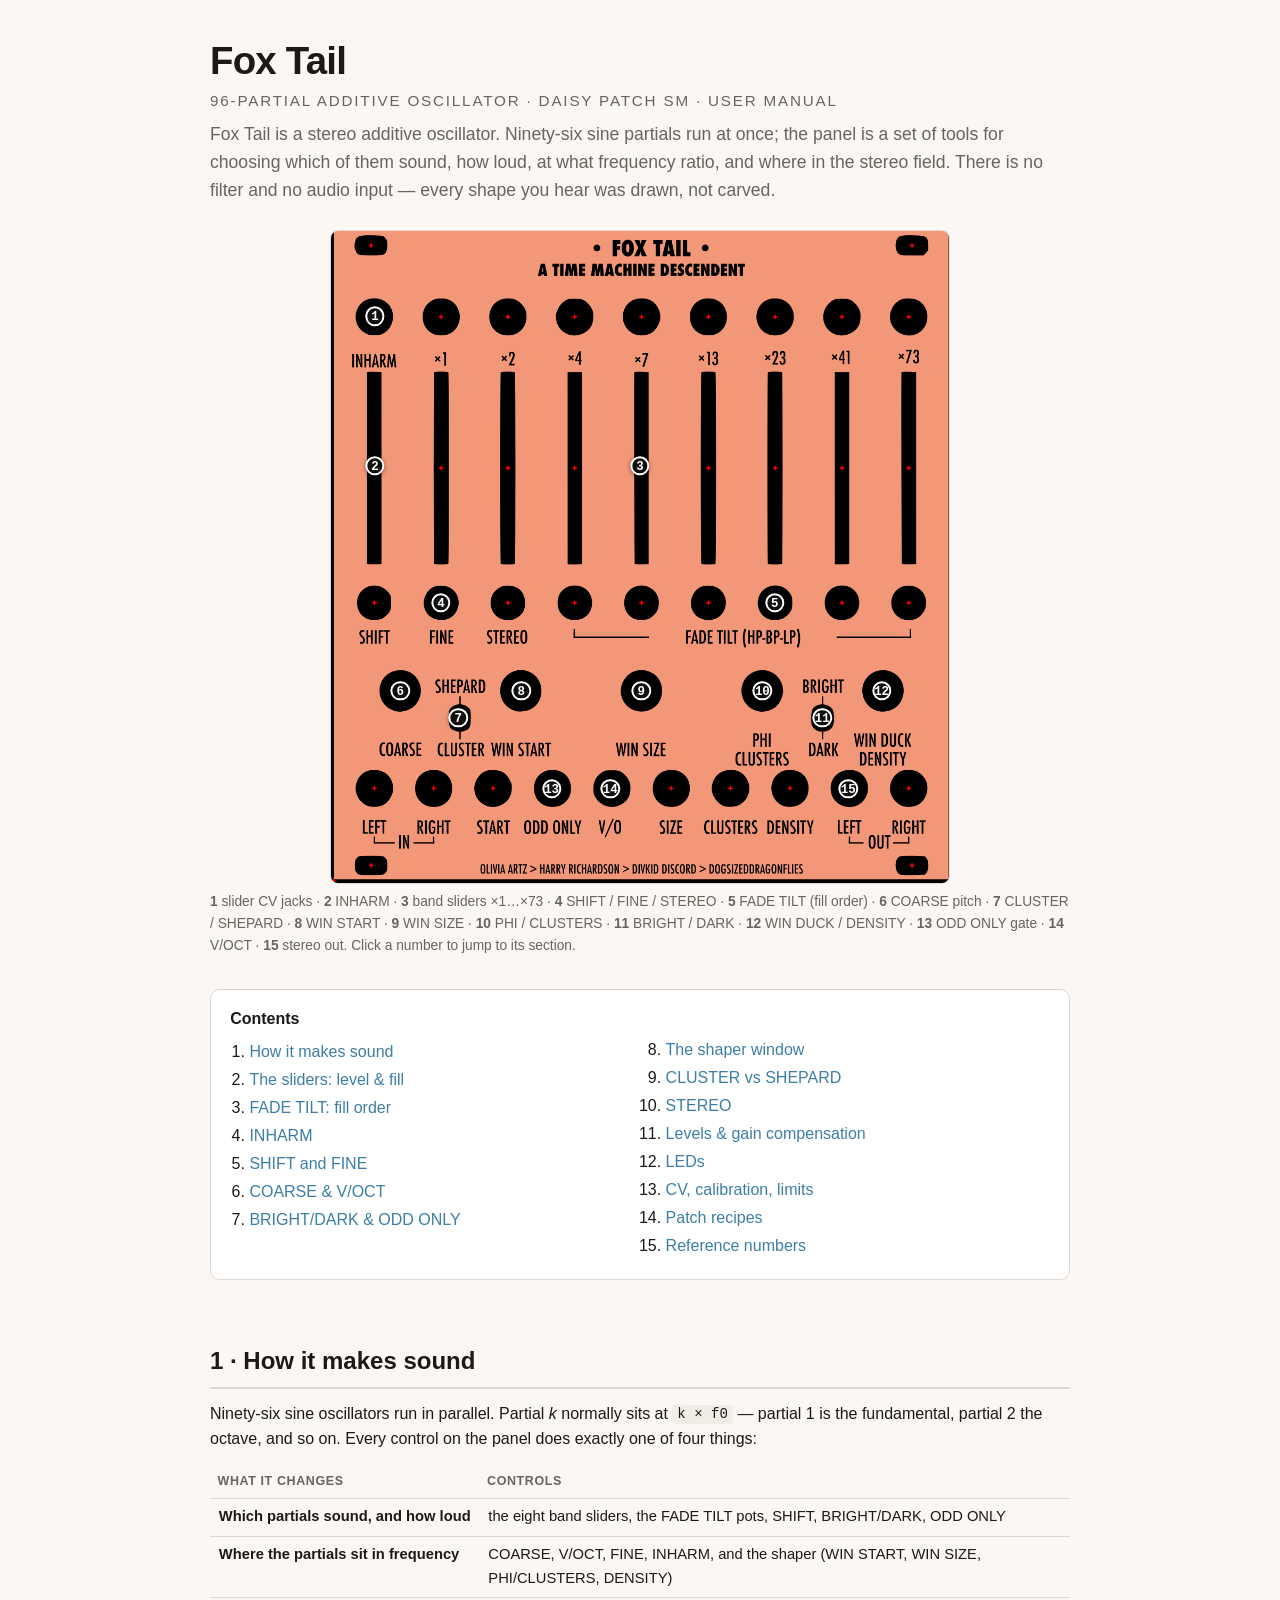
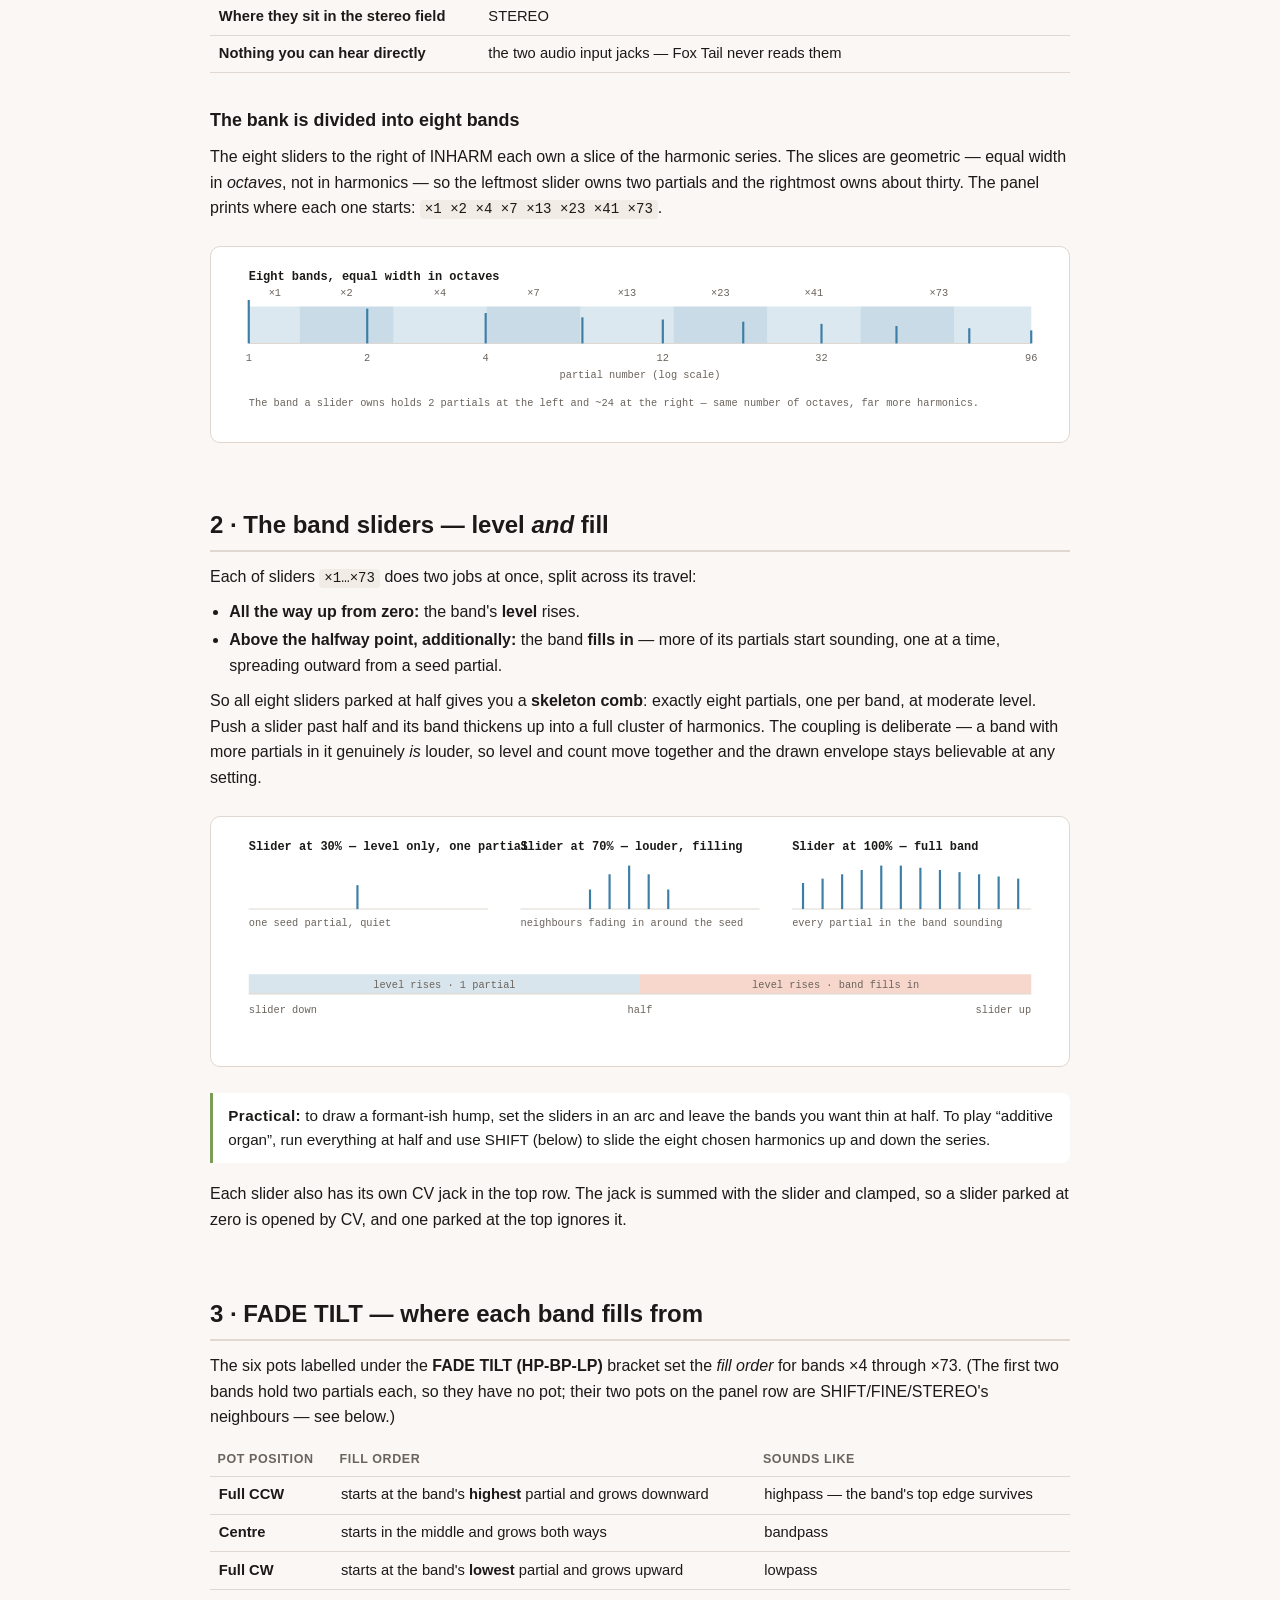
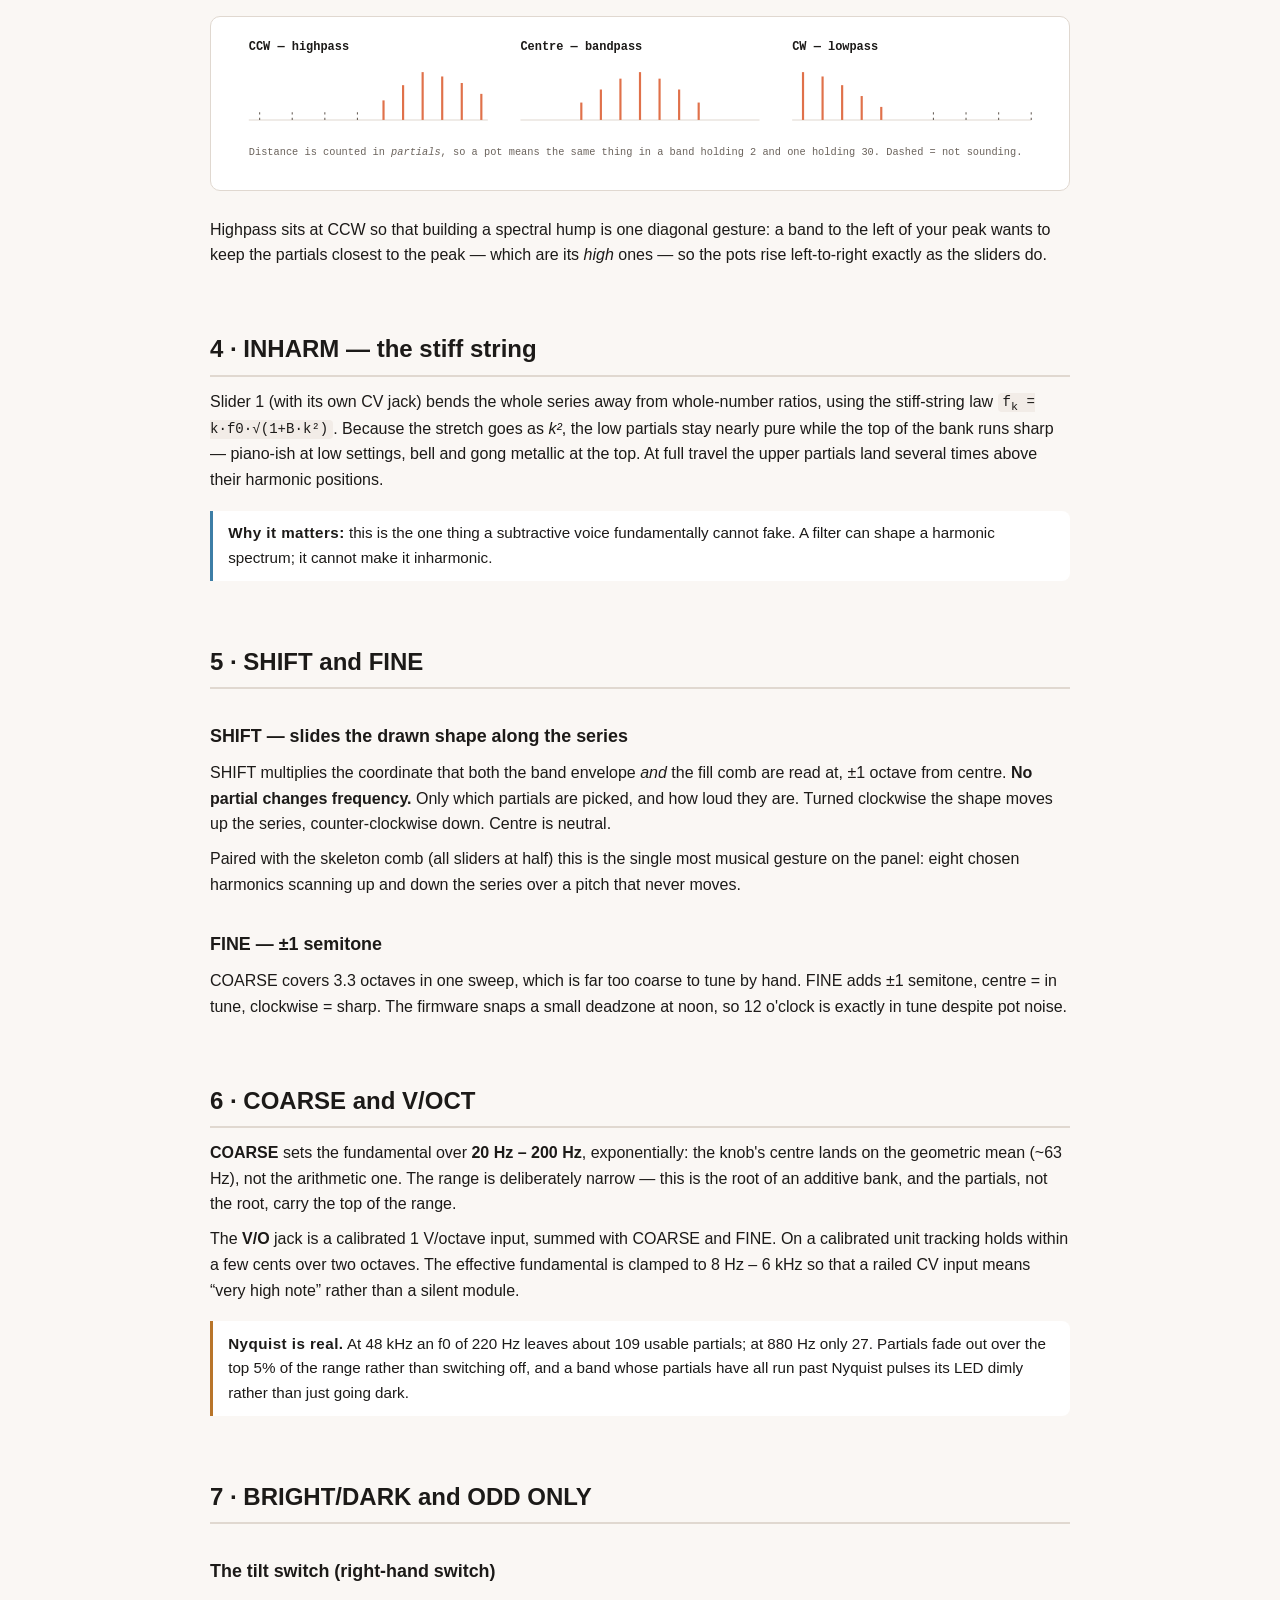
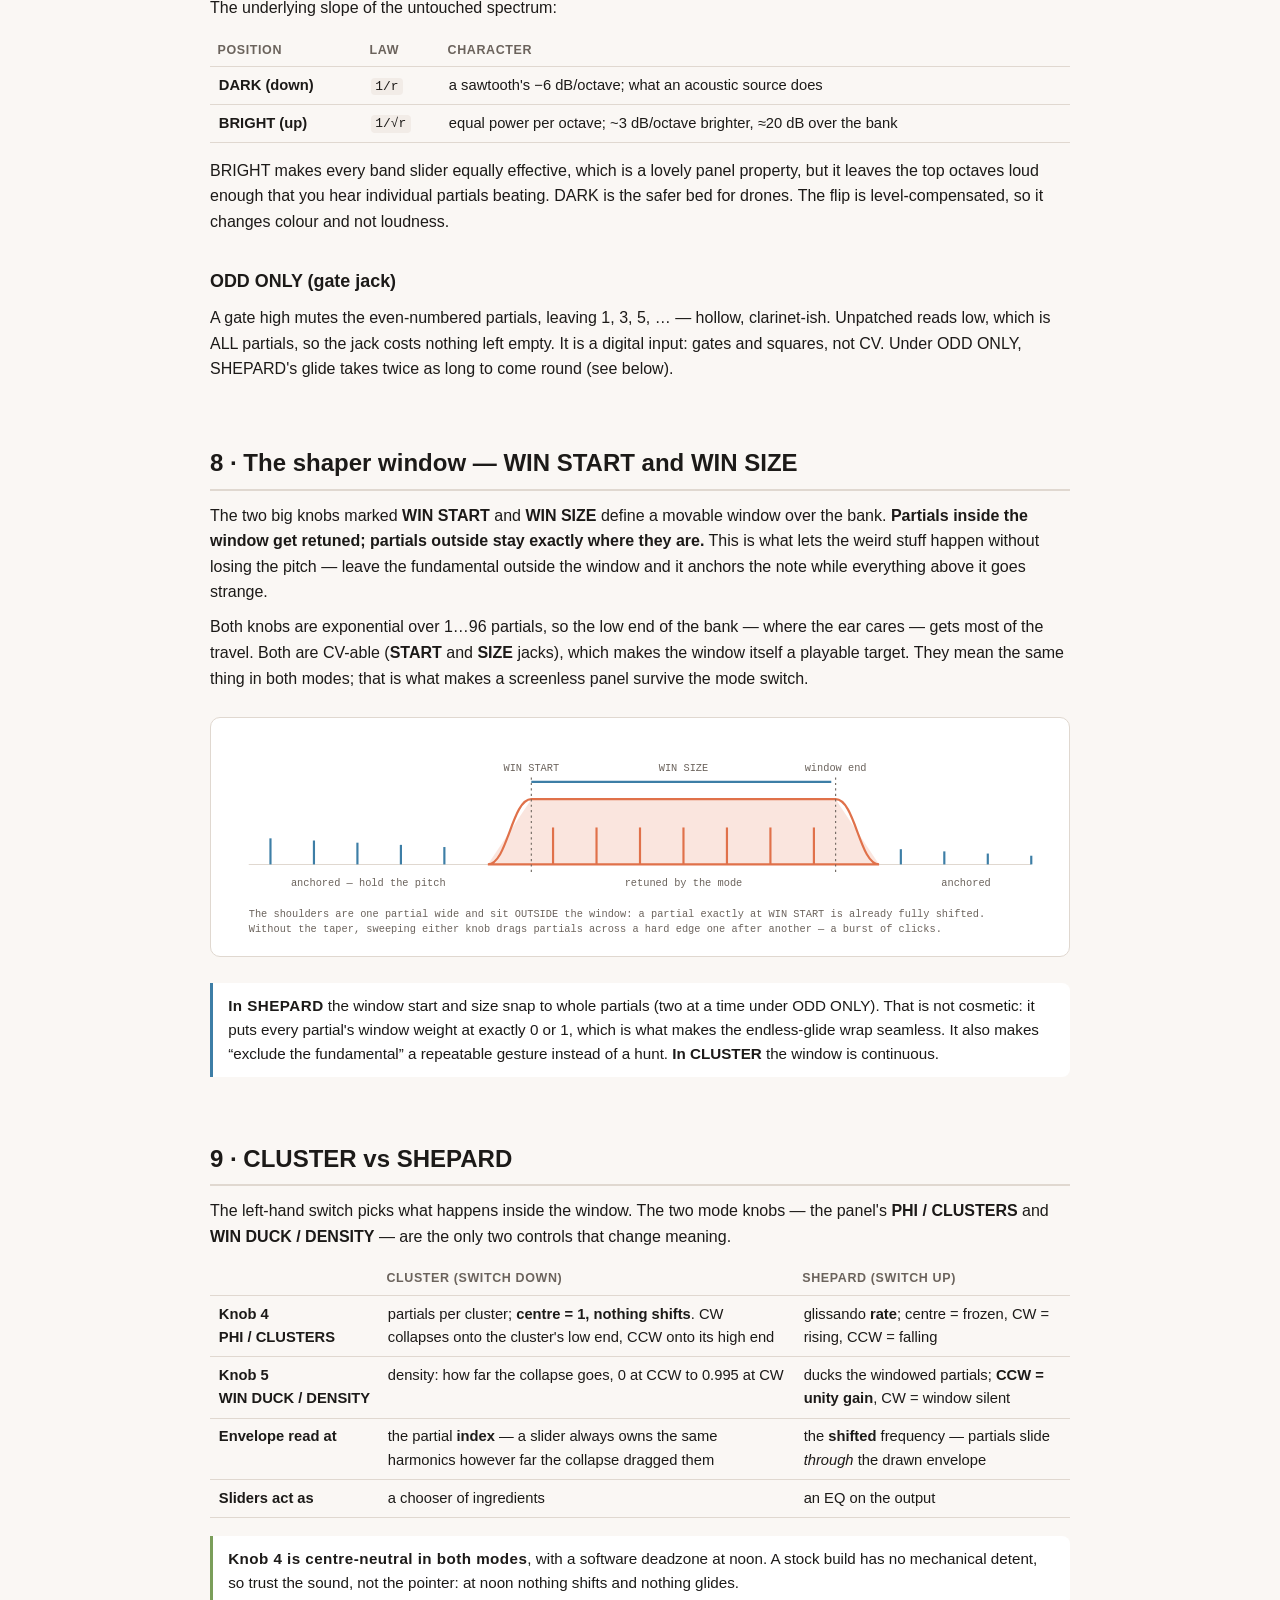
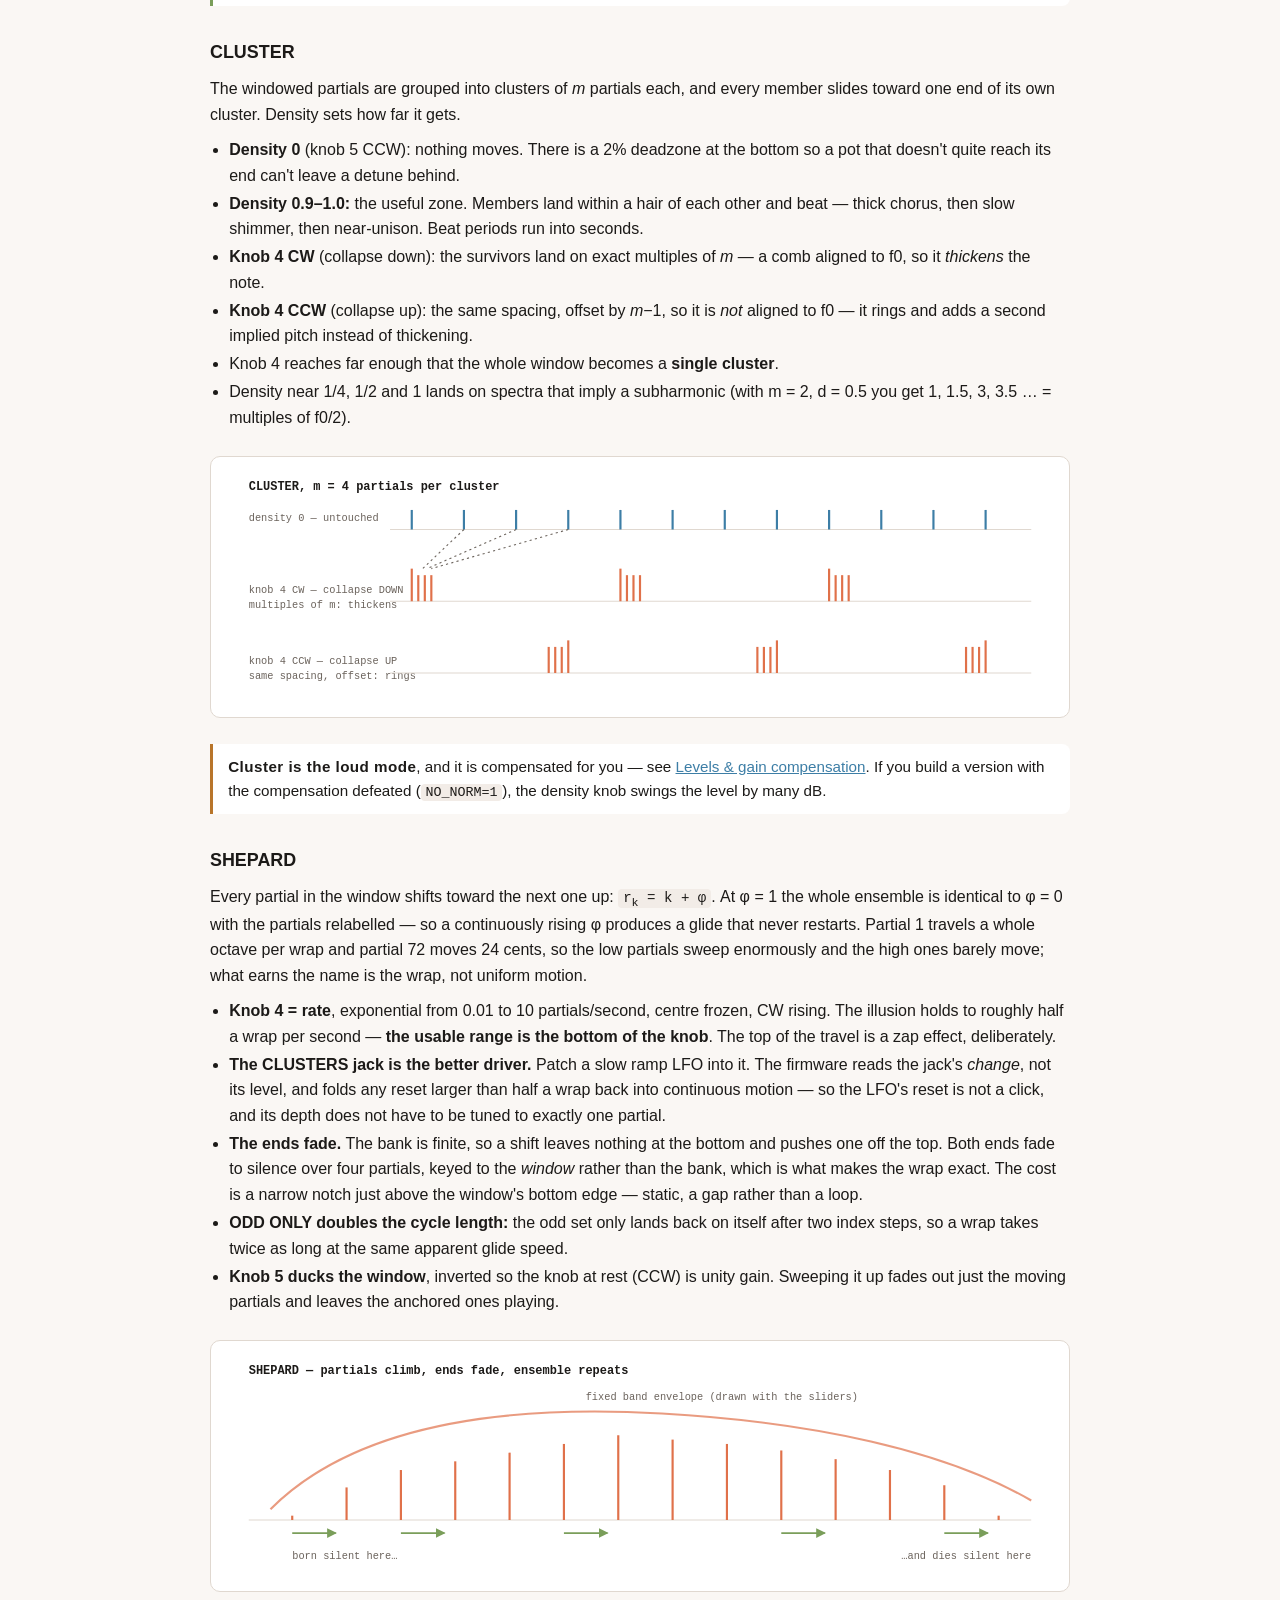
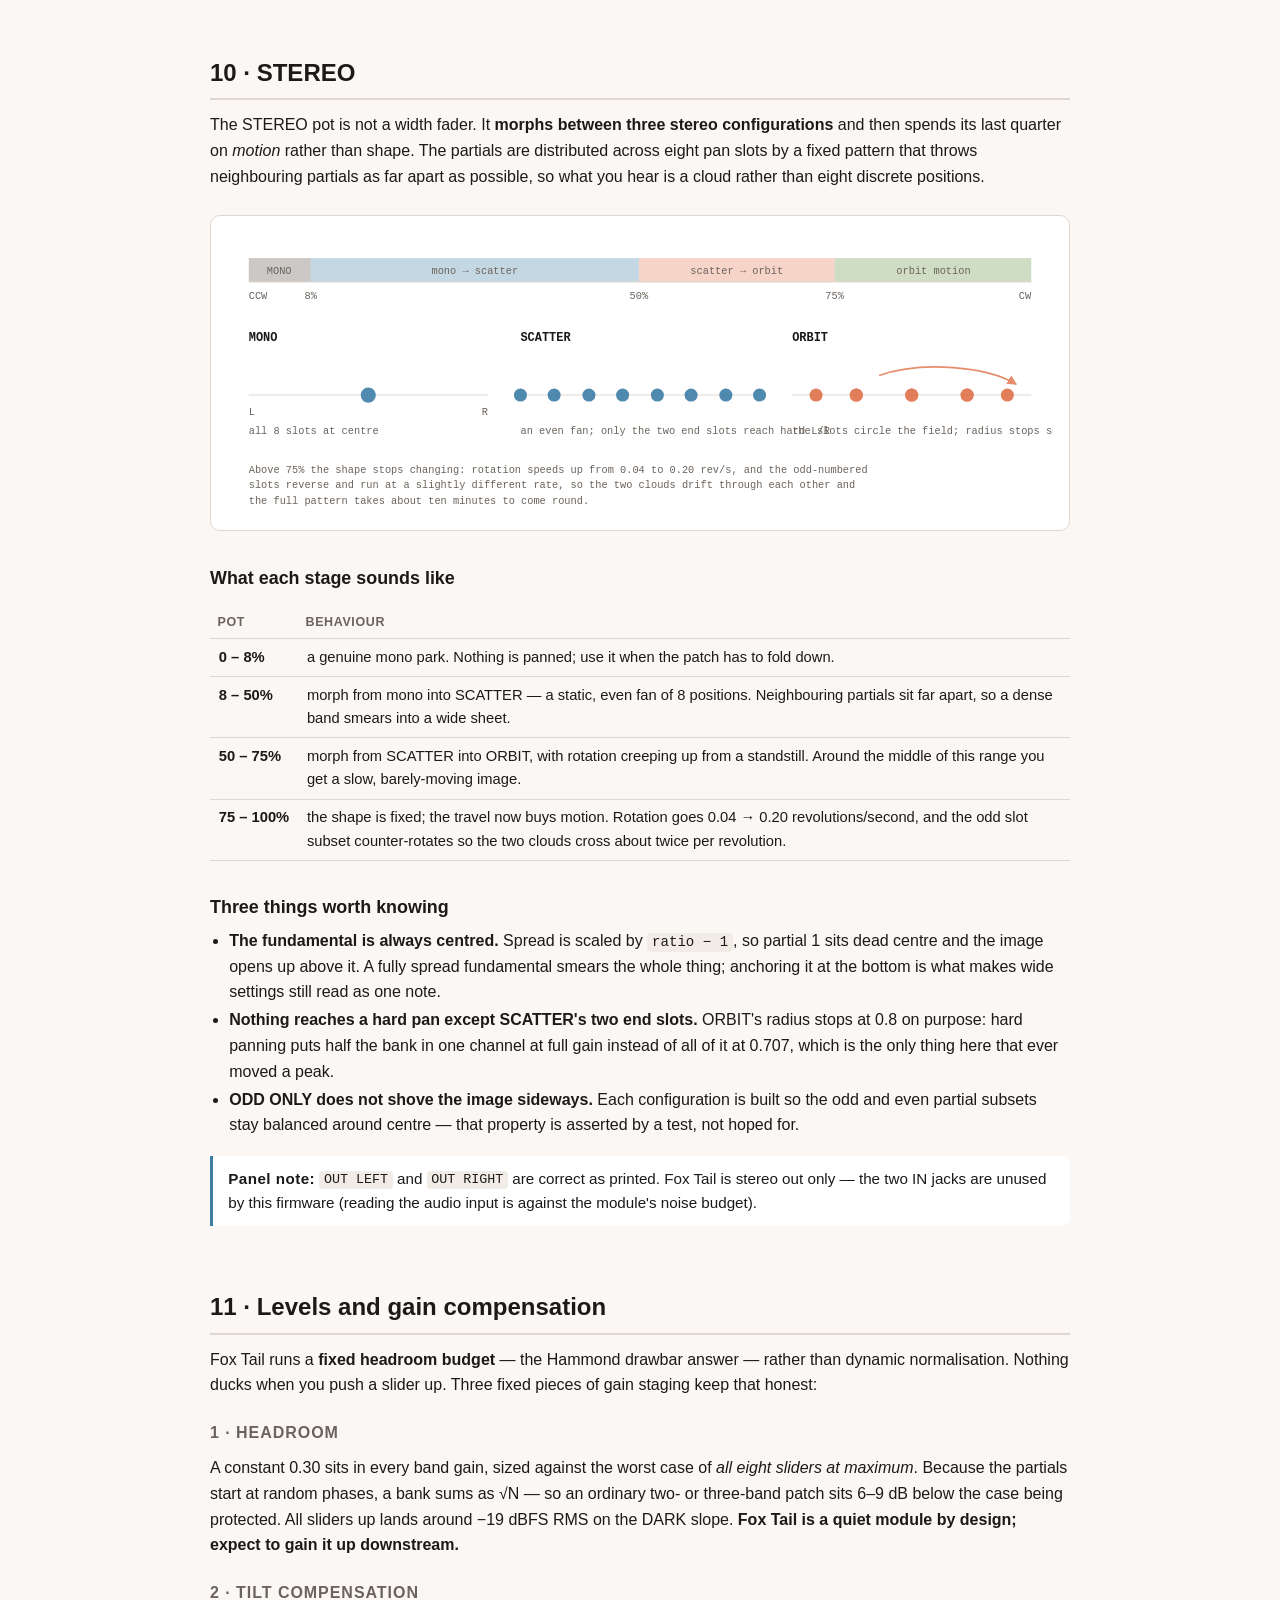
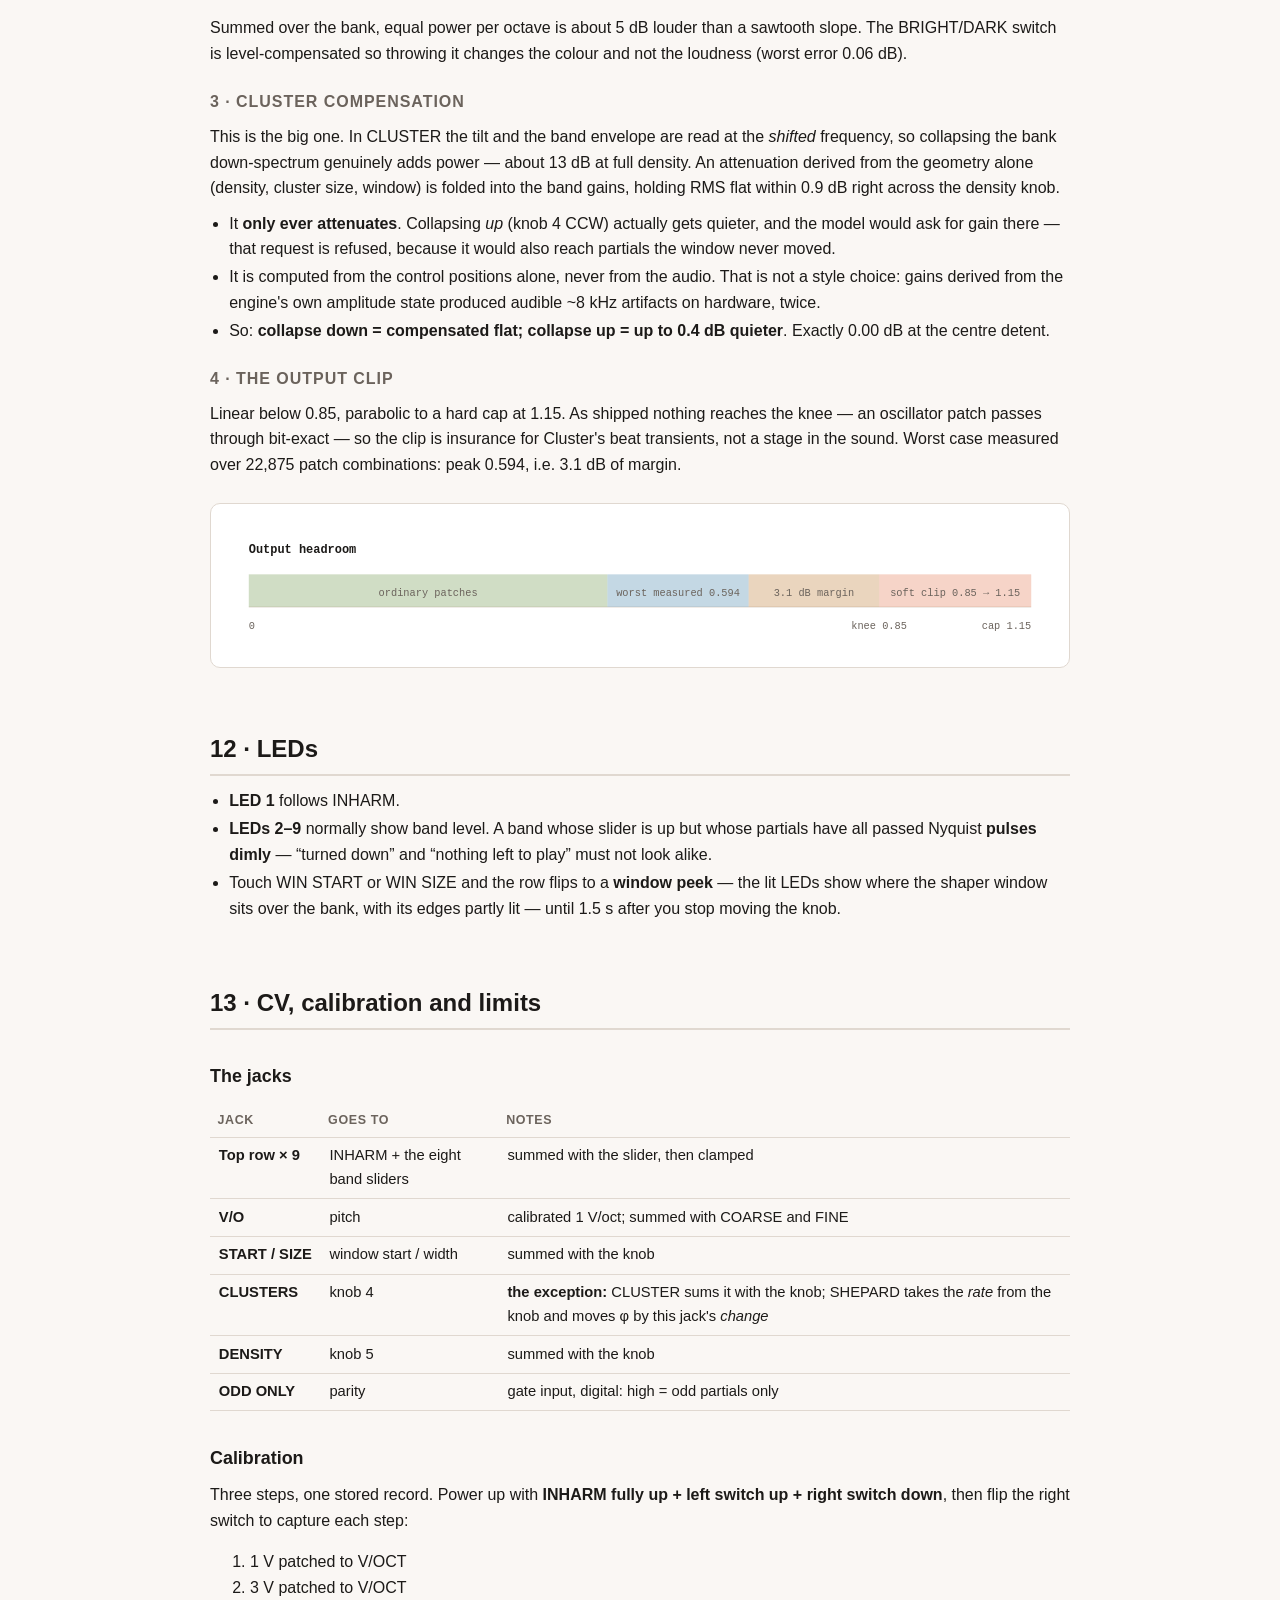
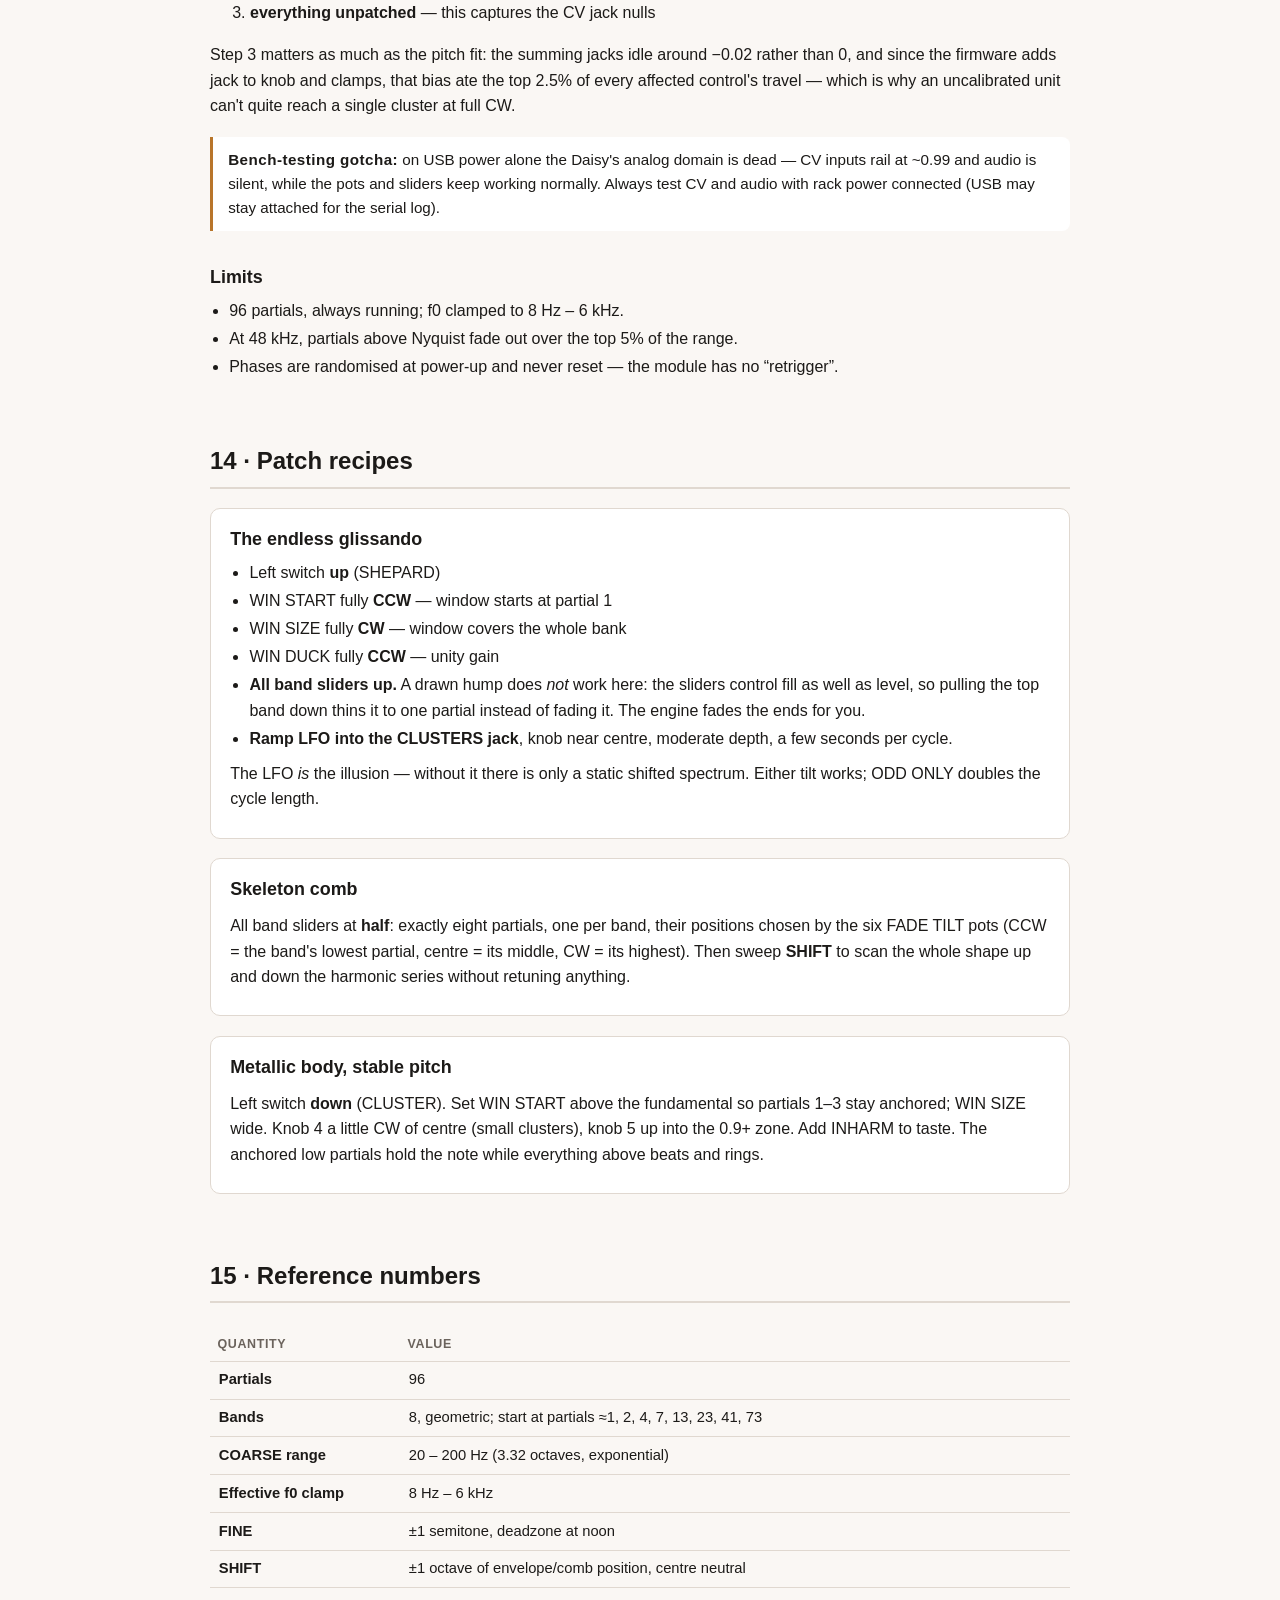
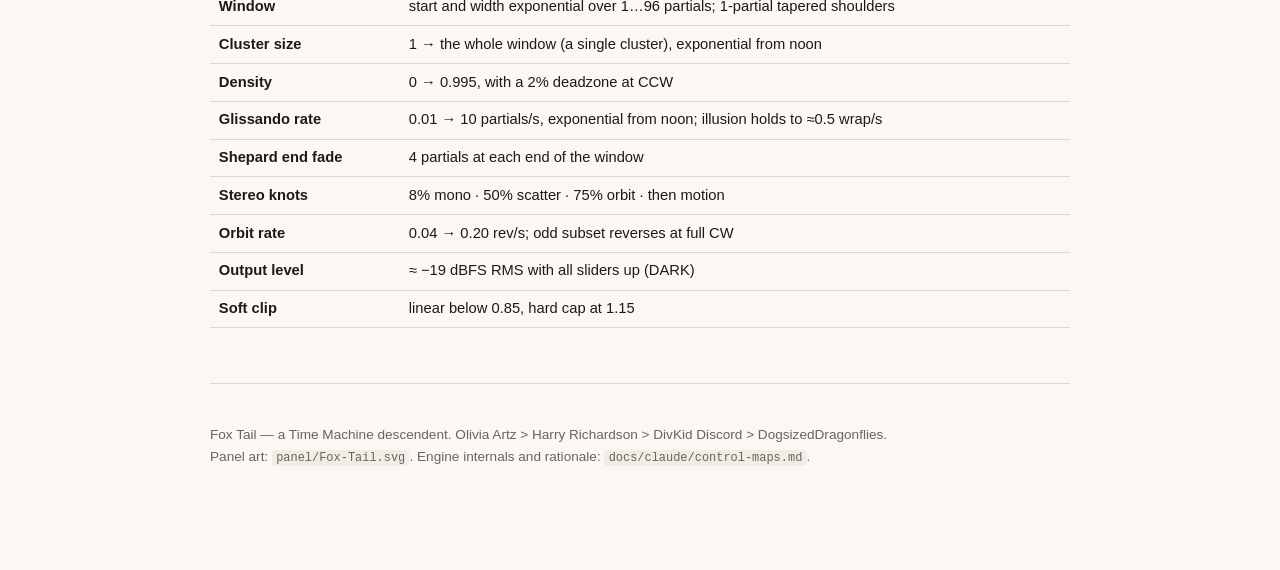
<file: docs/fox-tail-manual.html>
<!doctype html>
<html lang="en">
<head>
<meta charset="utf-8">
<meta name="viewport" content="width=device-width, initial-scale=1">
<title>Fox Tail — user manual</title>
<style>
:root{
  --bg:#faf7f4; --fg:#1c1a18; --muted:#6b635c; --rule:#e0d8d0;
  --accent:#e0714a; --accent2:#3d7ea6; --accent3:#7a9e5a; --warn:#b8752a;
  --card:#fff; --code:#f2ece7;
}
@media (prefers-color-scheme: dark){
  :root{ --bg:#16140f; --fg:#ece7e1; --muted:#9d938a; --rule:#332e28;
         --accent:#f08a5f; --accent2:#6fb2d8; --accent3:#9fc47a; --warn:#e0a75c;
         --card:#1e1b16; --code:#241f1a; }
}
*{box-sizing:border-box}
html{scroll-behavior:smooth}
body{margin:0;background:var(--bg);color:var(--fg);
  font:16px/1.6 -apple-system,BlinkMacSystemFont,"Segoe UI",Helvetica,Arial,sans-serif;}
.wrap{max-width:900px;margin:0 auto;padding:2rem 1.25rem 6rem}
h1{font-size:2.4rem;line-height:1.1;margin:.2em 0 .1em;letter-spacing:-.02em}
h1 .sub{display:block;font-size:.95rem;font-weight:400;letter-spacing:.12em;
  text-transform:uppercase;color:var(--muted);margin-top:.7em}
h2{font-size:1.5rem;margin:2.6em 0 .5em;padding-bottom:.25em;border-bottom:2px solid var(--rule)}
h3{font-size:1.12rem;margin:1.8em 0 .3em}
h4{font-size:1rem;margin:1.4em 0 .2em;color:var(--muted);text-transform:uppercase;letter-spacing:.06em}
p{margin:.6em 0}
a{color:var(--accent2)}
code,kbd{background:var(--code);padding:.1em .35em;border-radius:4px;
  font:.88em/1.4 ui-monospace,SFMono-Regular,Menlo,monospace}
.lede{font-size:1.1rem;color:var(--muted)}
hr{border:0;border-top:1px solid var(--rule);margin:2.5em 0}

/* ---- table of contents ---- */
nav.toc{background:var(--card);border:1px solid var(--rule);border-radius:10px;
  padding:1rem 1.2rem;margin:2rem 0}
nav.toc ol{margin:.3em 0;padding-left:1.2em;columns:2;column-gap:2rem}
@media (max-width:600px){nav.toc ol{columns:1}}
nav.toc li{margin:.15em 0}
nav.toc a{text-decoration:none}
nav.toc a:hover{text-decoration:underline}

/* ---- panel figure with hotspots ---- */
figure{margin:1.6em 0}
figcaption{font-size:.86rem;color:var(--muted);margin-top:.5em}
.panelwrap{position:relative;display:block;max-width:620px;margin:0 auto;
  border:1px solid var(--rule);border-radius:8px;overflow:hidden;background:#eda98a}
.panelwrap img{display:block;width:100%;height:auto}
.hot{position:absolute;transform:translate(-50%,-50%);
  width:1.55em;height:1.55em;border-radius:50%;
  background:#12100e;color:#fff;border:2px solid #fff;
  font:700 .78rem/1.45em ui-monospace,Menlo,monospace;text-align:center;
  text-decoration:none;box-shadow:0 1px 4px rgba(0,0,0,.45)}
.hot:hover{background:var(--accent2)}

/* ---- tables ---- */
table{border-collapse:collapse;width:100%;margin:1em 0;font-size:.92rem}
th,td{text-align:left;padding:.45em .6em;border-bottom:1px solid var(--rule);vertical-align:top}
th{font-size:.78rem;text-transform:uppercase;letter-spacing:.05em;color:var(--muted)}
td.k{white-space:nowrap;font-weight:600}
.scroll{overflow-x:auto}

/* ---- callouts ---- */
.note,.warn,.tip{border-left:3px solid var(--accent2);background:var(--card);
  padding:.7em 1em;margin:1.2em 0;border-radius:0 8px 8px 0;font-size:.95rem}
.warn{border-color:var(--warn)}
.tip{border-color:var(--accent3)}
.note b:first-child,.warn b:first-child,.tip b:first-child{letter-spacing:.03em}

/* ---- diagrams ---- */
svg{display:block;max-width:100%;height:auto;margin:0 auto}
.dia{background:var(--card);border:1px solid var(--rule);border-radius:10px;padding:1rem}
text{fill:var(--fg);font:11px ui-monospace,Menlo,monospace}
text.small{font-size:9.5px;fill:var(--muted)}
text.ttl{font-size:11px;font-weight:700}
.ax{stroke:var(--rule);stroke-width:1}
.par{stroke:var(--accent2);stroke-width:2}
.par2{stroke:var(--accent);stroke-width:2}
.gh{stroke:var(--muted);stroke-width:1;stroke-dasharray:2 3}
.fillA{fill:var(--accent)}
.fillB{fill:var(--accent2)}
.fillC{fill:var(--accent3)}
.knob{fill:none;stroke:var(--fg);stroke-width:1.5}
.recipe{background:var(--card);border:1px solid var(--rule);border-radius:10px;padding:1rem 1.2rem;margin:1.2em 0}
.recipe h3{margin-top:0}
ul.tight{margin:.4em 0;padding-left:1.2em}
ul.tight li{margin:.15em 0}
</style>
</head>
<body>
<div class="wrap">

<h1>Fox Tail<span class="sub">96-partial additive oscillator · Daisy Patch SM · user manual</span></h1>

<p class="lede">Fox Tail is a stereo additive oscillator. Ninety-six sine partials run at once;
the panel is a set of tools for choosing which of them sound, how loud, at what frequency ratio,
and where in the stereo field. There is no filter and no audio input — every shape you hear was
drawn, not carved.</p>

<figure>
  <div class="panelwrap">
    <img src="../emulator/web/Fox-Tail.png" alt="Fox Tail front panel">
    <!-- hotspots: left%/top% measured against the 1161×1226 panel render -->
    <a class="hot" style="left:7.1%;top:13.1%"  href="#cv">1</a>
    <a class="hot" style="left:7.1%;top:36%"    href="#inharm">2</a>
    <a class="hot" style="left:50%;top:36%"     href="#sliders">3</a>
    <a class="hot" style="left:17.8%;top:57%"   href="#globalpots">4</a>
    <a class="hot" style="left:71.8%;top:57%"   href="#fade">5</a>
    <a class="hot" style="left:11.2%;top:70.5%" href="#pitch">6</a>
    <a class="hot" style="left:20.6%;top:74.6%" href="#modes">7</a>
    <a class="hot" style="left:30.8%;top:70.5%" href="#window">8</a>
    <a class="hot" style="left:50.2%;top:70.5%" href="#window">9</a>
    <a class="hot" style="left:69.8%;top:70.5%" href="#modes">10</a>
    <a class="hot" style="left:79.5%;top:74.6%" href="#tilt">11</a>
    <a class="hot" style="left:89.1%;top:70.5%" href="#modes">12</a>
    <a class="hot" style="left:35.7%;top:85.5%" href="#tilt">13</a>
    <a class="hot" style="left:45.2%;top:85.5%" href="#pitch">14</a>
    <a class="hot" style="left:83.7%;top:85.5%" href="#out">15</a>
  </div>
  <figcaption>
    <b>1</b> slider CV jacks ·
    <b>2</b> INHARM ·
    <b>3</b> band sliders ×1…×73 ·
    <b>4</b> SHIFT / FINE / STEREO ·
    <b>5</b> FADE TILT (fill order) ·
    <b>6</b> COARSE pitch ·
    <b>7</b> CLUSTER / SHEPARD ·
    <b>8</b> WIN START ·
    <b>9</b> WIN SIZE ·
    <b>10</b> PHI / CLUSTERS ·
    <b>11</b> BRIGHT / DARK ·
    <b>12</b> WIN DUCK / DENSITY ·
    <b>13</b> ODD ONLY gate ·
    <b>14</b> V/OCT ·
    <b>15</b> stereo out.
    Click a number to jump to its section.
  </figcaption>
</figure>

<nav class="toc">
  <b>Contents</b>
  <ol>
    <li><a href="#overview">How it makes sound</a></li>
    <li><a href="#sliders">The sliders: level &amp; fill</a></li>
    <li><a href="#fade">FADE TILT: fill order</a></li>
    <li><a href="#inharm">INHARM</a></li>
    <li><a href="#globalpots">SHIFT and FINE</a></li>
    <li><a href="#pitch">COARSE &amp; V/OCT</a></li>
    <li><a href="#tilt">BRIGHT/DARK &amp; ODD ONLY</a></li>
    <li><a href="#window">The shaper window</a></li>
    <li><a href="#modes">CLUSTER vs SHEPARD</a></li>
    <li><a href="#stereo">STEREO</a></li>
    <li><a href="#gain">Levels &amp; gain compensation</a></li>
    <li><a href="#leds">LEDs</a></li>
    <li><a href="#cv">CV, calibration, limits</a></li>
    <li><a href="#recipes">Patch recipes</a></li>
    <li><a href="#ref">Reference numbers</a></li>
  </ol>
</nav>

<h2 id="overview">1 · How it makes sound</h2>

<p>Ninety-six sine oscillators run in parallel. Partial <i>k</i> normally sits at
<code>k × f0</code> — partial 1 is the fundamental, partial 2 the octave, and so on.
Every control on the panel does exactly one of four things:</p>

<table>
<tr><th>What it changes</th><th>Controls</th></tr>
<tr><td class="k">Which partials sound, and how loud</td><td>the eight band sliders, the FADE TILT pots, SHIFT, BRIGHT/DARK, ODD ONLY</td></tr>
<tr><td class="k">Where the partials sit in frequency</td><td>COARSE, V/OCT, FINE, INHARM, and the shaper (WIN START, WIN SIZE, PHI/CLUSTERS, DENSITY)</td></tr>
<tr><td class="k">Where they sit in the stereo field</td><td>STEREO</td></tr>
<tr><td class="k">Nothing you can hear directly</td><td>the two audio input jacks — Fox Tail never reads them</td></tr>
</table>

<h3>The bank is divided into eight bands</h3>
<p>The eight sliders to the right of INHARM each own a slice of the harmonic series. The slices are
geometric — equal width in <em>octaves</em>, not in harmonics — so the leftmost slider owns two
partials and the rightmost owns about thirty. The panel prints where each one starts:
<code>×1 ×2 ×4 ×7 ×13 ×23 ×41 ×73</code>.</p>

<figure class="dia">
<svg viewBox="0 0 760 150" role="img" aria-label="Eight geometric bands across 96 partials">
  <!-- band blocks: equal width in log2, first edge at 6.25% -->
  <g>
    <rect x="20"  y="40" width="47" height="34" fill="var(--accent2)" opacity=".18"/>
    <rect x="67"  y="40" width="86" height="34" fill="var(--accent2)" opacity=".28"/>
    <rect x="153" y="40" width="86" height="34" fill="var(--accent2)" opacity=".18"/>
    <rect x="239" y="40" width="86" height="34" fill="var(--accent2)" opacity=".28"/>
    <rect x="325" y="40" width="86" height="34" fill="var(--accent2)" opacity=".18"/>
    <rect x="411" y="40" width="86" height="34" fill="var(--accent2)" opacity=".28"/>
    <rect x="497" y="40" width="86" height="34" fill="var(--accent2)" opacity=".18"/>
    <rect x="583" y="40" width="86" height="34" fill="var(--accent2)" opacity=".28"/>
    <rect x="669" y="40" width="71" height="34" fill="var(--accent2)" opacity=".18"/>
  </g>
  <line class="ax" x1="20" y1="74" x2="740" y2="74"/>
  <!-- partial ticks, log spaced: x = 20 + 720*log2(k)/log2(96) -->
  <g>
    <line class="par" x1="20"  y1="74" x2="20"  y2="34"/>
    <line class="par" x1="129" y1="74" x2="129" y2="42"/>
    <line class="par" x1="238" y1="74" x2="238" y2="46"/>
    <line class="par" x1="327" y1="74" x2="327" y2="50"/>
    <line class="par" x1="401" y1="74" x2="401" y2="52"/>
    <line class="par" x1="475" y1="74" x2="475" y2="54"/>
    <line class="par" x1="547" y1="74" x2="547" y2="56"/>
    <line class="par" x1="616" y1="74" x2="616" y2="58"/>
    <line class="par" x1="683" y1="74" x2="683" y2="60"/>
    <line class="par" x1="740" y1="74" x2="740" y2="62"/>
  </g>
  <text class="small" x="20"  y="90" text-anchor="middle">1</text>
  <text class="small" x="129" y="90" text-anchor="middle">2</text>
  <text class="small" x="238" y="90" text-anchor="middle">4</text>
  <text class="small" x="401" y="90" text-anchor="middle">12</text>
  <text class="small" x="547" y="90" text-anchor="middle">32</text>
  <text class="small" x="740" y="90" text-anchor="middle">96</text>
  <text class="small" x="380" y="106" text-anchor="middle">partial number (log scale)</text>
  <!-- slider labels -->
  <g>
    <text class="small" x="44"  y="30" text-anchor="middle">×1</text>
    <text class="small" x="110" y="30" text-anchor="middle">×2</text>
    <text class="small" x="196" y="30" text-anchor="middle">×4</text>
    <text class="small" x="282" y="30" text-anchor="middle">×7</text>
    <text class="small" x="368" y="30" text-anchor="middle">×13</text>
    <text class="small" x="454" y="30" text-anchor="middle">×23</text>
    <text class="small" x="540" y="30" text-anchor="middle">×41</text>
    <text class="small" x="655" y="30" text-anchor="middle">×73</text>
  </g>
  <text class="ttl" x="20" y="16">Eight bands, equal width in octaves</text>
  <text class="small" x="20" y="132">The band a slider owns holds 2 partials at the left and ~24 at the right — same number of octaves, far more harmonics.</text>
</svg>
</figure>

<h2 id="sliders">2 · The band sliders — level <em>and</em> fill</h2>

<p>Each of sliders <code>×1…×73</code> does two jobs at once, split across its travel:</p>

<ul class="tight">
  <li><b>All the way up from zero:</b> the band's <b>level</b> rises.</li>
  <li><b>Above the halfway point, additionally:</b> the band <b>fills in</b> — more of its partials
      start sounding, one at a time, spreading outward from a seed partial.</li>
</ul>

<p>So all eight sliders parked at half gives you a <b>skeleton comb</b>: exactly eight partials, one
per band, at moderate level. Push a slider past half and its band thickens up into a full cluster of
harmonics. The coupling is deliberate — a band with more partials in it genuinely <em>is</em> louder,
so level and count move together and the drawn envelope stays believable at any setting.</p>

<figure class="dia">
<svg viewBox="0 0 760 200" role="img" aria-label="Slider travel: level below half, fill above half">
  <g>
    <text class="ttl" x="20" y="16">Slider at 30% — level only, one partial</text>
    <line class="ax" x1="20" y1="70" x2="240" y2="70"/>
    <line class="par" x1="120" y1="70" x2="120" y2="48"/>
    <text class="small" x="20" y="86">one seed partial, quiet</text>
  </g>
  <g>
    <text class="ttl" x="270" y="16">Slider at 70% — louder, filling</text>
    <line class="ax" x1="270" y1="70" x2="490" y2="70"/>
    <line class="par" x1="370" y1="70" x2="370" y2="30"/>
    <line class="par" x1="352" y1="70" x2="352" y2="38"/>
    <line class="par" x1="388" y1="70" x2="388" y2="38"/>
    <line class="par" x1="334" y1="70" x2="334" y2="52"/>
    <line class="par" x1="406" y1="70" x2="406" y2="52"/>
    <text class="small" x="270" y="86">neighbours fading in around the seed</text>
  </g>
  <g>
    <text class="ttl" x="520" y="16">Slider at 100% — full band</text>
    <line class="ax" x1="520" y1="70" x2="740" y2="70"/>
    <g class="par">
      <line x1="530" y1="70" x2="530" y2="46"/><line x1="548" y1="70" x2="548" y2="42"/>
      <line x1="566" y1="70" x2="566" y2="38"/><line x1="584" y1="70" x2="584" y2="34"/>
      <line x1="602" y1="70" x2="602" y2="30"/><line x1="620" y1="70" x2="620" y2="30"/>
      <line x1="638" y1="70" x2="638" y2="32"/><line x1="656" y1="70" x2="656" y2="34"/>
      <line x1="674" y1="70" x2="674" y2="36"/><line x1="692" y1="70" x2="692" y2="38"/>
      <line x1="710" y1="70" x2="710" y2="40"/><line x1="728" y1="70" x2="728" y2="42"/>
    </g>
    <text class="small" x="520" y="86">every partial in the band sounding</text>
  </g>
  <!-- travel bar -->
  <g>
    <rect x="20" y="130" width="360" height="18" fill="var(--accent2)" opacity=".2"/>
    <rect x="380" y="130" width="360" height="18" fill="var(--accent)" opacity=".28"/>
    <line class="ax" x1="20" y1="148" x2="740" y2="148"/>
    <text class="small" x="200" y="143" text-anchor="middle">level rises · 1 partial</text>
    <text class="small" x="560" y="143" text-anchor="middle">level rises · band fills in</text>
    <text class="small" x="20"  y="166">slider down</text>
    <text class="small" x="380" y="166" text-anchor="middle">half</text>
    <text class="small" x="740" y="166" text-anchor="end">slider up</text>
  </g>
</svg>
</figure>

<div class="tip"><b>Practical:</b> to draw a formant-ish hump, set the sliders in an arc and leave the
bands you want thin at half. To play “additive organ”, run everything at half and use SHIFT (below)
to slide the eight chosen harmonics up and down the series.</div>

<p>Each slider also has its own CV jack in the top row. The jack is summed with the slider and
clamped, so a slider parked at zero is opened by CV, and one parked at the top ignores it.</p>

<h2 id="fade">3 · FADE TILT — where each band fills from</h2>

<p>The six pots labelled under the <b>FADE TILT (HP-BP-LP)</b> bracket set the <em>fill order</em> for
bands ×4 through ×73. (The first two bands hold two partials each, so they have no pot; their two
pots on the panel row are SHIFT/FINE/STEREO's neighbours — see below.)</p>

<table>
<tr><th>Pot position</th><th>Fill order</th><th>Sounds like</th></tr>
<tr><td class="k">Full CCW</td><td>starts at the band's <b>highest</b> partial and grows downward</td><td>highpass — the band's top edge survives</td></tr>
<tr><td class="k">Centre</td><td>starts in the middle and grows both ways</td><td>bandpass</td></tr>
<tr><td class="k">Full CW</td><td>starts at the band's <b>lowest</b> partial and grows upward</td><td>lowpass</td></tr>
</table>

<figure class="dia">
<svg viewBox="0 0 760 130" role="img" aria-label="Fill order: highpass, bandpass, lowpass">
  <g>
    <text class="ttl" x="20" y="16">CCW — highpass</text>
    <line class="ax" x1="20" y1="80" x2="240" y2="80"/>
    <g class="par2">
      <line x1="180" y1="80" x2="180" y2="36"/><line x1="198" y1="80" x2="198" y2="40"/>
      <line x1="162" y1="80" x2="162" y2="48"/><line x1="216" y1="80" x2="216" y2="46"/>
      <line x1="144" y1="80" x2="144" y2="62"/><line x1="234" y1="80" x2="234" y2="56"/>
    </g>
    <g class="gh"><line x1="30" y1="80" x2="30" y2="72"/><line x1="60" y1="80" x2="60" y2="72"/>
      <line x1="90" y1="80" x2="90" y2="72"/><line x1="120" y1="80" x2="120" y2="72"/></g>
  </g>
  <g>
    <text class="ttl" x="270" y="16">Centre — bandpass</text>
    <line class="ax" x1="270" y1="80" x2="490" y2="80"/>
    <g class="par2">
      <line x1="380" y1="80" x2="380" y2="36"/>
      <line x1="362" y1="80" x2="362" y2="42"/><line x1="398" y1="80" x2="398" y2="42"/>
      <line x1="344" y1="80" x2="344" y2="52"/><line x1="416" y1="80" x2="416" y2="52"/>
      <line x1="326" y1="80" x2="326" y2="64"/><line x1="434" y1="80" x2="434" y2="64"/>
    </g>
  </g>
  <g>
    <text class="ttl" x="520" y="16">CW — lowpass</text>
    <line class="ax" x1="520" y1="80" x2="740" y2="80"/>
    <g class="par2">
      <line x1="530" y1="80" x2="530" y2="36"/><line x1="548" y1="80" x2="548" y2="40"/>
      <line x1="566" y1="80" x2="566" y2="48"/><line x1="584" y1="80" x2="584" y2="58"/>
      <line x1="602" y1="80" x2="602" y2="68"/>
    </g>
    <g class="gh"><line x1="650" y1="80" x2="650" y2="72"/><line x1="680" y1="80" x2="680" y2="72"/>
      <line x1="710" y1="80" x2="710" y2="72"/><line x1="740" y1="80" x2="740" y2="72"/></g>
  </g>
  <text class="small" x="20" y="112">Distance is counted in <tspan font-style="italic">partials</tspan>, so a pot means the same thing in a band holding 2 and one holding 30. Dashed = not sounding.</text>
</svg>
</figure>

<p>Highpass sits at CCW so that building a spectral hump is one diagonal gesture: a band to the left
of your peak wants to keep the partials closest to the peak — which are its <em>high</em> ones — so
the pots rise left-to-right exactly as the sliders do.</p>

<h2 id="inharm">4 · INHARM — the stiff string</h2>

<p>Slider 1 (with its own CV jack) bends the whole series away from whole-number ratios, using the
stiff-string law <code>f<sub>k</sub> = k·f0·√(1+B·k²)</code>. Because the stretch goes as <i>k²</i>,
the low partials stay nearly pure while the top of the bank runs sharp — piano-ish at low settings,
bell and gong metallic at the top. At full travel the upper partials land several times above their
harmonic positions.</p>

<div class="note"><b>Why it matters:</b> this is the one thing a subtractive voice fundamentally cannot
fake. A filter can shape a harmonic spectrum; it cannot make it inharmonic.</div>

<h2 id="globalpots">5 · SHIFT and FINE</h2>

<h3>SHIFT — slides the drawn shape along the series</h3>
<p>SHIFT multiplies the coordinate that both the band envelope <em>and</em> the fill comb are read at,
±1 octave from centre. <b>No partial changes frequency.</b> Only which partials are picked, and how
loud they are. Turned clockwise the shape moves up the series, counter-clockwise down. Centre is
neutral.</p>
<p>Paired with the skeleton comb (all sliders at half) this is the single most musical gesture on the
panel: eight chosen harmonics scanning up and down the series over a pitch that never moves.</p>

<h3>FINE — ±1 semitone</h3>
<p>COARSE covers 3.3 octaves in one sweep, which is far too coarse to tune by hand. FINE adds
±1 semitone, centre = in tune, clockwise = sharp. The firmware snaps a small deadzone at noon, so
12 o'clock is exactly in tune despite pot noise.</p>

<h2 id="pitch">6 · COARSE and V/OCT</h2>

<p><b>COARSE</b> sets the fundamental over <b>20 Hz – 200 Hz</b>, exponentially: the knob's centre
lands on the geometric mean (~63 Hz), not the arithmetic one. The range is deliberately narrow —
this is the root of an additive bank, and the partials, not the root, carry the top of the range.</p>

<p>The <b>V/O</b> jack is a calibrated 1 V/octave input, summed with COARSE and FINE. On a calibrated
unit tracking holds within a few cents over two octaves. The effective fundamental is clamped to
8 Hz – 6 kHz so that a railed CV input means “very high note” rather than a silent module.</p>

<div class="warn"><b>Nyquist is real.</b> At 48 kHz an f0 of 220 Hz leaves about 109 usable partials;
at 880 Hz only 27. Partials fade out over the top 5% of the range rather than switching off, and a
band whose partials have all run past Nyquist pulses its LED dimly rather than just going dark.</div>

<h2 id="tilt">7 · BRIGHT/DARK and ODD ONLY</h2>

<h3>The tilt switch (right-hand switch)</h3>
<p>The underlying slope of the untouched spectrum:</p>
<table>
<tr><th>Position</th><th>Law</th><th>Character</th></tr>
<tr><td class="k">DARK (down)</td><td><code>1/r</code></td><td>a sawtooth's −6 dB/octave; what an acoustic source does</td></tr>
<tr><td class="k">BRIGHT (up)</td><td><code>1/√r</code></td><td>equal power per octave; ~3 dB/octave brighter, ≈20 dB over the bank</td></tr>
</table>
<p>BRIGHT makes every band slider equally effective, which is a lovely panel property, but it leaves
the top octaves loud enough that you hear individual partials beating. DARK is the safer bed for
drones. The flip is level-compensated, so it changes colour and not loudness.</p>

<h3>ODD ONLY (gate jack)</h3>
<p>A gate high mutes the even-numbered partials, leaving 1, 3, 5, … — hollow, clarinet-ish. Unpatched
reads low, which is ALL partials, so the jack costs nothing left empty. It is a digital input: gates
and squares, not CV. Under ODD ONLY, SHEPARD's glide takes twice as long to come round (see below).</p>

<h2 id="window">8 · The shaper window — WIN START and WIN SIZE</h2>

<p>The two big knobs marked <b>WIN START</b> and <b>WIN SIZE</b> define a movable window over the
bank. <b>Partials inside the window get retuned; partials outside stay exactly where they are.</b>
This is what lets the weird stuff happen without losing the pitch — leave the fundamental outside the
window and it anchors the note while everything above it goes strange.</p>

<p>Both knobs are exponential over 1…96 partials, so the low end of the bank — where the ear cares —
gets most of the travel. Both are CV-able (<b>START</b> and <b>SIZE</b> jacks), which makes the window
itself a playable target. They mean the same thing in both modes; that is what makes a screenless
panel survive the mode switch.</p>

<figure class="dia">
<svg viewBox="0 0 760 190" role="img" aria-label="The shaper window over the partial bank">
  <line class="ax" x1="20" y1="120" x2="740" y2="120"/>
  <!-- window shading with tapered shoulders -->
  <path d="M240,120 L280,60 L560,60 L600,120 Z" fill="var(--accent)" opacity=".18"/>
  <path d="M240,120 C258,120 262,60 280,60 L560,60 C578,60 582,120 600,120 Z" fill="none" stroke="var(--accent)" stroke-width="2"/>
  <line class="gh" x1="280" y1="40" x2="280" y2="130"/>
  <line class="gh" x1="560" y1="40" x2="560" y2="130"/>
  <text class="small" x="280" y="34" text-anchor="middle">WIN START</text>
  <text class="small" x="420" y="34" text-anchor="middle">WIN SIZE</text>
  <text class="small" x="560" y="34" text-anchor="middle">window end</text>
  <line class="par" x1="280" y1="44" x2="556" y2="44" marker-end="" />
  <!-- partials -->
  <g class="par">
    <line x1="40"  y1="120" x2="40"  y2="96"/><line x1="80" y1="120" x2="80" y2="98"/>
    <line x1="120" y1="120" x2="120" y2="100"/><line x1="160" y1="120" x2="160" y2="102"/>
    <line x1="200" y1="120" x2="200" y2="104"/>
  </g>
  <g class="par2">
    <line x1="300" y1="120" x2="300" y2="86"/><line x1="340" y1="120" x2="340" y2="86"/>
    <line x1="380" y1="120" x2="380" y2="86"/><line x1="420" y1="120" x2="420" y2="86"/>
    <line x1="460" y1="120" x2="460" y2="86"/><line x1="500" y1="120" x2="500" y2="86"/>
    <line x1="540" y1="120" x2="540" y2="86"/>
  </g>
  <g class="par">
    <line x1="620" y1="120" x2="620" y2="106"/><line x1="660" y1="120" x2="660" y2="108"/>
    <line x1="700" y1="120" x2="700" y2="110"/><line x1="740" y1="120" x2="740" y2="112"/>
  </g>
  <text class="small" x="130" y="140" text-anchor="middle">anchored — hold the pitch</text>
  <text class="small" x="420" y="140" text-anchor="middle">retuned by the mode</text>
  <text class="small" x="680" y="140" text-anchor="middle">anchored</text>
  <text class="small" x="20" y="168">The shoulders are one partial wide and sit OUTSIDE the window: a partial exactly at WIN START is already fully shifted.</text>
  <text class="small" x="20" y="182">Without the taper, sweeping either knob drags partials across a hard edge one after another — a burst of clicks.</text>
</svg>
</figure>

<div class="note"><b>In SHEPARD</b> the window start and size snap to whole partials (two at a time
under ODD ONLY). That is not cosmetic: it puts every partial's window weight at exactly 0 or 1, which
is what makes the endless-glide wrap seamless. It also makes “exclude the fundamental” a repeatable
gesture instead of a hunt. <b>In CLUSTER</b> the window is continuous.</div>

<h2 id="modes">9 · CLUSTER vs SHEPARD</h2>

<p>The left-hand switch picks what happens inside the window. The two mode knobs — the panel's
<b>PHI / CLUSTERS</b> and <b>WIN DUCK / DENSITY</b> — are the only two controls that change meaning.</p>

<table>
<tr><th></th><th>CLUSTER (switch down)</th><th>SHEPARD (switch up)</th></tr>
<tr><td class="k">Knob 4<br>PHI / CLUSTERS</td><td>partials per cluster; <b>centre = 1, nothing shifts</b>. CW collapses onto the cluster's low end, CCW onto its high end</td><td>glissando <b>rate</b>; centre = frozen, CW = rising, CCW = falling</td></tr>
<tr><td class="k">Knob 5<br>WIN DUCK / DENSITY</td><td>density: how far the collapse goes, 0 at CCW to 0.995 at CW</td><td>ducks the windowed partials; <b>CCW = unity gain</b>, CW = window silent</td></tr>
<tr><td class="k">Envelope read at</td><td>the partial <b>index</b> — a slider always owns the same harmonics however far the collapse dragged them</td><td>the <b>shifted</b> frequency — partials slide <em>through</em> the drawn envelope</td></tr>
<tr><td class="k">Sliders act as</td><td>a chooser of ingredients</td><td>an EQ on the output</td></tr>
</table>

<div class="tip"><b>Knob 4 is centre-neutral in both modes</b>, with a software deadzone at noon. A
stock build has no mechanical detent, so trust the sound, not the pointer: at noon nothing shifts and
nothing glides.</div>

<h3>CLUSTER</h3>
<p>The windowed partials are grouped into clusters of <i>m</i> partials each, and every member slides
toward one end of its own cluster. Density sets how far it gets.</p>

<ul class="tight">
  <li><b>Density 0</b> (knob 5 CCW): nothing moves. There is a 2% deadzone at the bottom so a pot that
      doesn't quite reach its end can't leave a detune behind.</li>
  <li><b>Density 0.9–1.0:</b> the useful zone. Members land within a hair of each other and beat —
      thick chorus, then slow shimmer, then near-unison. Beat periods run into seconds.</li>
  <li><b>Knob 4 CW</b> (collapse down): the survivors land on exact multiples of <i>m</i> — a comb
      aligned to f0, so it <em>thickens</em> the note.</li>
  <li><b>Knob 4 CCW</b> (collapse up): the same spacing, offset by <i>m</i>−1, so it is <em>not</em>
      aligned to f0 — it rings and adds a second implied pitch instead of thickening.</li>
  <li>Knob 4 reaches far enough that the whole window becomes a <b>single cluster</b>.</li>
  <li>Density near 1/4, 1/2 and 1 lands on spectra that imply a subharmonic (with m = 2, d = 0.5 you
      get 1, 1.5, 3, 3.5 … = multiples of f0/2).</li>
</ul>

<figure class="dia">
<svg viewBox="0 0 760 210" role="img" aria-label="Cluster collapse, downward and upward">
  <text class="ttl" x="20" y="16">CLUSTER, m = 4 partials per cluster</text>

  <text class="small" x="20" y="44">density 0 — untouched</text>
  <line class="ax" x1="150" y1="52" x2="740" y2="52"/>
  <g class="par">
    <line x1="170" y1="52" x2="170" y2="34"/><line x1="218" y1="52" x2="218" y2="34"/>
    <line x1="266" y1="52" x2="266" y2="34"/><line x1="314" y1="52" x2="314" y2="34"/>
    <line x1="362" y1="52" x2="362" y2="34"/><line x1="410" y1="52" x2="410" y2="34"/>
    <line x1="458" y1="52" x2="458" y2="34"/><line x1="506" y1="52" x2="506" y2="34"/>
    <line x1="554" y1="52" x2="554" y2="34"/><line x1="602" y1="52" x2="602" y2="34"/>
    <line x1="650" y1="52" x2="650" y2="34"/><line x1="698" y1="52" x2="698" y2="34"/>
  </g>

  <text class="small" x="20" y="110">knob 4 CW — collapse DOWN</text>
  <text class="small" x="20" y="124">multiples of m: thickens</text>
  <line class="ax" x1="150" y1="118" x2="740" y2="118"/>
  <g class="par2">
    <line x1="170" y1="118" x2="170" y2="88"/><line x1="176" y1="118" x2="176" y2="94"/>
    <line x1="182" y1="118" x2="182" y2="94"/><line x1="188" y1="118" x2="188" y2="94"/>
    <line x1="362" y1="118" x2="362" y2="88"/><line x1="368" y1="118" x2="368" y2="94"/>
    <line x1="374" y1="118" x2="374" y2="94"/><line x1="380" y1="118" x2="380" y2="94"/>
    <line x1="554" y1="118" x2="554" y2="88"/><line x1="560" y1="118" x2="560" y2="94"/>
    <line x1="566" y1="118" x2="566" y2="94"/><line x1="572" y1="118" x2="572" y2="94"/>
  </g>
  <g class="gh">
    <line x1="218" y1="52" x2="180" y2="88"/><line x1="266" y1="52" x2="184" y2="88"/>
    <line x1="314" y1="52" x2="188" y2="88"/>
  </g>

  <text class="small" x="20" y="176">knob 4 CCW — collapse UP</text>
  <text class="small" x="20" y="190">same spacing, offset: rings</text>
  <line class="ax" x1="150" y1="184" x2="740" y2="184"/>
  <g class="par2">
    <line x1="314" y1="184" x2="314" y2="154"/><line x1="308" y1="184" x2="308" y2="160"/>
    <line x1="302" y1="184" x2="302" y2="160"/><line x1="296" y1="184" x2="296" y2="160"/>
    <line x1="506" y1="184" x2="506" y2="154"/><line x1="500" y1="184" x2="500" y2="160"/>
    <line x1="494" y1="184" x2="494" y2="160"/><line x1="488" y1="184" x2="488" y2="160"/>
    <line x1="698" y1="184" x2="698" y2="154"/><line x1="692" y1="184" x2="692" y2="160"/>
    <line x1="686" y1="184" x2="686" y2="160"/><line x1="680" y1="184" x2="680" y2="160"/>
  </g>
</svg>
</figure>

<div class="warn"><b>Cluster is the loud mode</b>, and it is compensated for you — see
<a href="#gain">Levels &amp; gain compensation</a>. If you build a version with the compensation
defeated (<code>NO_NORM=1</code>), the density knob swings the level by many dB.</div>

<h3>SHEPARD</h3>
<p>Every partial in the window shifts toward the next one up: <code>r<sub>k</sub> = k + φ</code>.
At φ = 1 the whole ensemble is identical to φ = 0 with the partials relabelled — so a continuously
rising φ produces a glide that never restarts. Partial 1 travels a whole octave per wrap and partial
72 moves 24 cents, so the low partials sweep enormously and the high ones barely move; what earns the
name is the wrap, not uniform motion.</p>

<ul class="tight">
  <li><b>Knob 4 = rate</b>, exponential from 0.01 to 10 partials/second, centre frozen, CW rising.
      The illusion holds to roughly half a wrap per second — <b>the usable range is the bottom of the
      knob</b>. The top of the travel is a zap effect, deliberately.</li>
  <li><b>The CLUSTERS jack is the better driver.</b> Patch a slow ramp LFO into it. The firmware reads
      the jack's <em>change</em>, not its level, and folds any reset larger than half a wrap back into
      continuous motion — so the LFO's reset is not a click, and its depth does not have to be tuned
      to exactly one partial.</li>
  <li><b>The ends fade.</b> The bank is finite, so a shift leaves nothing at the bottom and pushes one
      off the top. Both ends fade to silence over four partials, keyed to the <em>window</em> rather
      than the bank, which is what makes the wrap exact. The cost is a narrow notch just above the
      window's bottom edge — static, a gap rather than a loop.</li>
  <li><b>ODD ONLY doubles the cycle length:</b> the odd set only lands back on itself after two index
      steps, so a wrap takes twice as long at the same apparent glide speed.</li>
  <li><b>Knob 5 ducks the window</b>, inverted so the knob at rest (CCW) is unity gain. Sweeping it up
      fades out just the moving partials and leaves the anchored ones playing.</li>
</ul>

<figure class="dia">
<svg viewBox="0 0 760 200" role="img" aria-label="Shepard phi shift and the end fades">
  <text class="ttl" x="20" y="16">SHEPARD — partials climb, ends fade, ensemble repeats</text>
  <!-- envelope curve -->
  <path d="M40,140 C120,60 260,44 400,52 C540,60 660,86 740,132" fill="none" stroke="var(--accent)" stroke-width="2" opacity=".7"/>
  <text class="small" x="330" y="40" fill="var(--accent)">fixed band envelope (drawn with the sliders)</text>
  <line class="ax" x1="20" y1="150" x2="740" y2="150"/>
  <g class="par2">
    <line x1="60"  y1="150" x2="60"  y2="146"/>
    <line x1="110" y1="150" x2="110" y2="120"/><line x1="160" y1="150" x2="160" y2="104"/>
    <line x1="210" y1="150" x2="210" y2="96"/><line x1="260" y1="150" x2="260" y2="88"/>
    <line x1="310" y1="150" x2="310" y2="80"/><line x1="360" y1="150" x2="360" y2="72"/>
    <line x1="410" y1="150" x2="410" y2="76"/><line x1="460" y1="150" x2="460" y2="80"/>
    <line x1="510" y1="150" x2="510" y2="86"/><line x1="560" y1="150" x2="560" y2="94"/>
    <line x1="610" y1="150" x2="610" y2="104"/><line x1="660" y1="150" x2="660" y2="118"/>
    <line x1="710" y1="150" x2="710" y2="146"/>
  </g>
  <g stroke="var(--accent3)" stroke-width="1.5" fill="none">
    <path d="M60,162 l40,0" marker-end="url(#ar)"/>
    <path d="M160,162 l40,0" marker-end="url(#ar)"/>
    <path d="M310,162 l40,0" marker-end="url(#ar)"/>
    <path d="M510,162 l40,0" marker-end="url(#ar)"/>
    <path d="M660,162 l40,0" marker-end="url(#ar)"/>
  </g>
  <defs>
    <marker id="ar" viewBox="0 0 8 8" refX="7" refY="4" markerWidth="6" markerHeight="6" orient="auto">
      <path d="M0,0 L8,4 L0,8 z" fill="var(--accent3)"/>
    </marker>
  </defs>
  <text class="small" x="60"  y="186">born silent here…</text>
  <text class="small" x="740" y="186" text-anchor="end">…and dies silent here</text>
</svg>
</figure>

<h2 id="stereo">10 · STEREO</h2>

<p>The STEREO pot is not a width fader. It <b>morphs between three stereo configurations</b> and then
spends its last quarter on <em>motion</em> rather than shape. The partials are distributed across
eight pan slots by a fixed pattern that throws neighbouring partials as far apart as possible, so what
you hear is a cloud rather than eight discrete positions.</p>

<figure class="dia">
<svg viewBox="0 0 760 260" role="img" aria-label="STEREO pot travel and the three configurations">
  <!-- travel bar -->
  <rect x="20" y="24" width="57" height="22" fill="var(--muted)" opacity=".35"/>
  <rect x="77" y="24" width="302" height="22" fill="var(--accent2)" opacity=".3"/>
  <rect x="379" y="24" width="180" height="22" fill="var(--accent)" opacity=".3"/>
  <rect x="559" y="24" width="181" height="22" fill="var(--accent3)" opacity=".35"/>
  <line class="ax" x1="20" y1="46" x2="740" y2="46"/>
  <text class="small" x="48"  y="39" text-anchor="middle">MONO</text>
  <text class="small" x="228" y="39" text-anchor="middle">mono → scatter</text>
  <text class="small" x="469" y="39" text-anchor="middle">scatter → orbit</text>
  <text class="small" x="650" y="39" text-anchor="middle">orbit motion</text>
  <text class="small" x="20"  y="62">CCW</text>
  <text class="small" x="77"  y="62" text-anchor="middle">8%</text>
  <text class="small" x="379" y="62" text-anchor="middle">50%</text>
  <text class="small" x="559" y="62" text-anchor="middle">75%</text>
  <text class="small" x="740" y="62" text-anchor="end">CW</text>

  <!-- three fields -->
  <g>
    <text class="ttl" x="20" y="100">MONO</text>
    <line class="ax" x1="20" y1="150" x2="240" y2="150"/>
    <circle cx="130" cy="150" r="7" class="fillB" opacity=".9"/>
    <text class="small" x="20" y="168">L</text><text class="small" x="240" y="168" text-anchor="end">R</text>
    <text class="small" x="20" y="186">all 8 slots at centre</text>
  </g>
  <g>
    <text class="ttl" x="270" y="100">SCATTER</text>
    <line class="ax" x1="270" y1="150" x2="490" y2="150"/>
    <g class="fillB" opacity=".9">
      <circle cx="270" cy="150" r="6"/><circle cx="301" cy="150" r="6"/>
      <circle cx="333" cy="150" r="6"/><circle cx="364" cy="150" r="6"/>
      <circle cx="396" cy="150" r="6"/><circle cx="427" cy="150" r="6"/>
      <circle cx="459" cy="150" r="6"/><circle cx="490" cy="150" r="6"/>
    </g>
    <text class="small" x="270" y="186">an even fan; only the two end slots reach hard L/R</text>
  </g>
  <g>
    <text class="ttl" x="520" y="100">ORBIT</text>
    <line class="ax" x1="520" y1="150" x2="740" y2="150"/>
    <g class="fillA" opacity=".9">
      <circle cx="630" cy="150" r="6"/><circle cx="681" cy="150" r="6"/>
      <circle cx="542" cy="150" r="6"/><circle cx="579" cy="150" r="6"/>
      <circle cx="579" cy="150" r="6"/><circle cx="630" cy="150" r="6"/>
      <circle cx="681" cy="150" r="6"/><circle cx="718" cy="150" r="6"/>
    </g>
    <g stroke="var(--accent)" stroke-width="1.5" fill="none" opacity=".8">
      <path d="M600,132 C640,118 700,124 726,140" marker-end="url(#ar2)"/>
    </g>
    <defs><marker id="ar2" viewBox="0 0 8 8" refX="7" refY="4" markerWidth="6" markerHeight="6" orient="auto">
      <path d="M0,0 L8,4 L0,8 z" fill="var(--accent)"/></marker></defs>
    <text class="small" x="520" y="186">the slots circle the field; radius stops short of hard pan</text>
  </g>

  <text class="small" x="20" y="222">Above 75% the shape stops changing: rotation speeds up from 0.04 to 0.20 rev/s, and the odd-numbered</text>
  <text class="small" x="20" y="236">slots reverse and run at a slightly different rate, so the two clouds drift through each other and</text>
  <text class="small" x="20" y="250">the full pattern takes about ten minutes to come round.</text>
</svg>
</figure>

<h3>What each stage sounds like</h3>
<table>
<tr><th>Pot</th><th>Behaviour</th></tr>
<tr><td class="k">0 – 8%</td><td>a genuine mono park. Nothing is panned; use it when the patch has to fold down.</td></tr>
<tr><td class="k">8 – 50%</td><td>morph from mono into SCATTER — a static, even fan of 8 positions. Neighbouring partials sit far apart, so a dense band smears into a wide sheet.</td></tr>
<tr><td class="k">50 – 75%</td><td>morph from SCATTER into ORBIT, with rotation creeping up from a standstill. Around the middle of this range you get a slow, barely-moving image.</td></tr>
<tr><td class="k">75 – 100%</td><td>the shape is fixed; the travel now buys motion. Rotation goes 0.04 → 0.20 revolutions/second, and the odd slot subset counter-rotates so the two clouds cross about twice per revolution.</td></tr>
</table>

<h3>Three things worth knowing</h3>
<ul class="tight">
  <li><b>The fundamental is always centred.</b> Spread is scaled by <code>ratio − 1</code>, so
      partial 1 sits dead centre and the image opens up above it. A fully spread fundamental smears
      the whole thing; anchoring it at the bottom is what makes wide settings still read as one note.</li>
  <li><b>Nothing reaches a hard pan except SCATTER's two end slots.</b> ORBIT's radius stops at 0.8 on
      purpose: hard panning puts half the bank in one channel at full gain instead of all of it at
      0.707, which is the only thing here that ever moved a peak.</li>
  <li><b>ODD ONLY does not shove the image sideways.</b> Each configuration is built so the odd and
      even partial subsets stay balanced around centre — that property is asserted by a test, not
      hoped for.</li>
</ul>

<div class="note"><b>Panel note:</b> <code>OUT LEFT</code> and <code>OUT RIGHT</code> are correct as
printed. Fox Tail is stereo out only — the two IN jacks are unused by this firmware (reading the audio
input is against the module's noise budget).</div>

<h2 id="gain">11 · Levels and gain compensation</h2>

<p>Fox Tail runs a <b>fixed headroom budget</b> — the Hammond drawbar answer — rather than dynamic
normalisation. Nothing ducks when you push a slider up. Three fixed pieces of gain staging keep that
honest:</p>

<h4>1 · Headroom</h4>
<p>A constant 0.30 sits in every band gain, sized against the worst case of <em>all eight sliders at
maximum</em>. Because the partials start at random phases, a bank sums as √N — so an ordinary two- or
three-band patch sits 6–9 dB below the case being protected. All sliders up lands around −19 dBFS
RMS on the DARK slope. <b>Fox Tail is a quiet module by design; expect to gain it up downstream.</b></p>

<h4>2 · Tilt compensation</h4>
<p>Summed over the bank, equal power per octave is about 5 dB louder than a sawtooth slope. The
BRIGHT/DARK switch is level-compensated so throwing it changes the colour and not the loudness
(worst error 0.06 dB).</p>

<h4>3 · Cluster compensation</h4>
<p>This is the big one. In CLUSTER the tilt and the band envelope are read at the <em>shifted</em>
frequency, so collapsing the bank down-spectrum genuinely adds power — about 13 dB at full density.
An attenuation derived from the geometry alone (density, cluster size, window) is folded into the band
gains, holding RMS flat within 0.9 dB right across the density knob.</p>

<ul class="tight">
  <li>It <b>only ever attenuates</b>. Collapsing <em>up</em> (knob 4 CCW) actually gets quieter, and
      the model would ask for gain there — that request is refused, because it would also reach
      partials the window never moved.</li>
  <li>It is computed from the control positions alone, never from the audio. That is not a style
      choice: gains derived from the engine's own amplitude state produced audible ~8 kHz artifacts on
      hardware, twice.</li>
  <li>So: <b>collapse down = compensated flat; collapse up = up to 0.4 dB quieter</b>. Exactly 0.00 dB
      at the centre detent.</li>
</ul>

<h4>4 · The output clip</h4>
<p>Linear below 0.85, parabolic to a hard cap at 1.15. As shipped nothing reaches the knee — an
oscillator patch passes through bit-exact — so the clip is insurance for Cluster's beat transients,
not a stage in the sound. Worst case measured over 22,875 patch combinations: peak 0.594, i.e. 3.1 dB
of margin.</p>

<figure class="dia">
<svg viewBox="0 0 760 120" role="img" aria-label="Gain staging headroom map">
  <line class="ax" x1="20" y1="80" x2="740" y2="80"/>
  <rect x="20" y="50" width="330" height="30" fill="var(--accent3)" opacity=".35"/>
  <rect x="350" y="50" width="130" height="30" fill="var(--accent2)" opacity=".3"/>
  <rect x="480" y="50" width="120" height="30" fill="var(--warn)" opacity=".3"/>
  <rect x="600" y="50" width="140" height="30" fill="var(--accent)" opacity=".3"/>
  <text class="small" x="185" y="70" text-anchor="middle">ordinary patches</text>
  <text class="small" x="415" y="70" text-anchor="middle">worst measured 0.594</text>
  <text class="small" x="540" y="70" text-anchor="middle">3.1 dB margin</text>
  <text class="small" x="670" y="70" text-anchor="middle">soft clip 0.85 → 1.15</text>
  <text class="small" x="20" y="100">0</text>
  <text class="small" x="600" y="100" text-anchor="middle">knee 0.85</text>
  <text class="small" x="740" y="100" text-anchor="end">cap 1.15</text>
  <text class="ttl" x="20" y="30">Output headroom</text>
</svg>
</figure>

<h2 id="leds">12 · LEDs</h2>
<ul class="tight">
  <li><b>LED 1</b> follows INHARM.</li>
  <li><b>LEDs 2–9</b> normally show band level. A band whose slider is up but whose partials have all
      passed Nyquist <b>pulses dimly</b> — “turned down” and “nothing left to play” must not look
      alike.</li>
  <li>Touch WIN START or WIN SIZE and the row flips to a <b>window peek</b> — the lit LEDs show where
      the shaper window sits over the bank, with its edges partly lit — until 1.5 s after you stop
      moving the knob.</li>
</ul>

<h2 id="cv">13 · CV, calibration and limits</h2>

<h3>The jacks</h3>
<table>
<tr><th>Jack</th><th>Goes to</th><th>Notes</th></tr>
<tr><td class="k">Top row × 9</td><td>INHARM + the eight band sliders</td><td>summed with the slider, then clamped</td></tr>
<tr><td class="k">V/O</td><td>pitch</td><td>calibrated 1 V/oct; summed with COARSE and FINE</td></tr>
<tr><td class="k">START / SIZE</td><td>window start / width</td><td>summed with the knob</td></tr>
<tr><td class="k">CLUSTERS</td><td>knob 4</td><td><b>the exception:</b> CLUSTER sums it with the knob; SHEPARD takes the <em>rate</em> from the knob and moves φ by this jack's <em>change</em></td></tr>
<tr><td class="k">DENSITY</td><td>knob 5</td><td>summed with the knob</td></tr>
<tr><td class="k">ODD ONLY</td><td>parity</td><td>gate input, digital: high = odd partials only</td></tr>
</table>

<h3>Calibration</h3>
<p>Three steps, one stored record. Power up with <b>INHARM fully up + left switch up + right switch
down</b>, then flip the right switch to capture each step:</p>
<ol>
  <li>1 V patched to V/OCT</li>
  <li>3 V patched to V/OCT</li>
  <li><b>everything unpatched</b> — this captures the CV jack nulls</li>
</ol>
<p>Step 3 matters as much as the pitch fit: the summing jacks idle around −0.02 rather than 0, and
since the firmware adds jack to knob and clamps, that bias ate the top 2.5% of every affected
control's travel — which is why an uncalibrated unit can't quite reach a single cluster at full CW.</p>

<div class="warn"><b>Bench-testing gotcha:</b> on USB power alone the Daisy's analog domain is dead —
CV inputs rail at ~0.99 and audio is silent, while the pots and sliders keep working normally. Always
test CV and audio with rack power connected (USB may stay attached for the serial log).</div>

<h3>Limits</h3>
<ul class="tight">
  <li>96 partials, always running; f0 clamped to 8 Hz – 6 kHz.</li>
  <li>At 48 kHz, partials above Nyquist fade out over the top 5% of the range.</li>
  <li>Phases are randomised at power-up and never reset — the module has no “retrigger”.</li>
</ul>

<h2 id="recipes">14 · Patch recipes</h2>

<div class="recipe">
<h3>The endless glissando</h3>
<ul class="tight">
  <li>Left switch <b>up</b> (SHEPARD)</li>
  <li>WIN START fully <b>CCW</b> — window starts at partial 1</li>
  <li>WIN SIZE fully <b>CW</b> — window covers the whole bank</li>
  <li>WIN DUCK fully <b>CCW</b> — unity gain</li>
  <li><b>All band sliders up.</b> A drawn hump does <em>not</em> work here: the sliders control fill as
      well as level, so pulling the top band down thins it to one partial instead of fading it. The
      engine fades the ends for you.</li>
  <li><b>Ramp LFO into the CLUSTERS jack</b>, knob near centre, moderate depth, a few seconds per cycle.</li>
</ul>
<p>The LFO <em>is</em> the illusion — without it there is only a static shifted spectrum. Either tilt
works; ODD ONLY doubles the cycle length.</p>
</div>

<div class="recipe">
<h3>Skeleton comb</h3>
<p>All band sliders at <b>half</b>: exactly eight partials, one per band, their positions chosen by the
six FADE TILT pots (CCW = the band's lowest partial, centre = its middle, CW = its highest). Then
sweep <b>SHIFT</b> to scan the whole shape up and down the harmonic series without retuning anything.</p>
</div>

<div class="recipe">
<h3>Metallic body, stable pitch</h3>
<p>Left switch <b>down</b> (CLUSTER). Set WIN START above the fundamental so partials 1–3 stay
anchored; WIN SIZE wide. Knob 4 a little CW of centre (small clusters), knob 5 up into the 0.9+ zone.
Add INHARM to taste. The anchored low partials hold the note while everything above beats and rings.</p>
</div>

<h2 id="ref">15 · Reference numbers</h2>
<div class="scroll">
<table>
<tr><th>Quantity</th><th>Value</th></tr>
<tr><td class="k">Partials</td><td>96</td></tr>
<tr><td class="k">Bands</td><td>8, geometric; start at partials ≈1, 2, 4, 7, 13, 23, 41, 73</td></tr>
<tr><td class="k">COARSE range</td><td>20 – 200 Hz (3.32 octaves, exponential)</td></tr>
<tr><td class="k">Effective f0 clamp</td><td>8 Hz – 6 kHz</td></tr>
<tr><td class="k">FINE</td><td>±1 semitone, deadzone at noon</td></tr>
<tr><td class="k">SHIFT</td><td>±1 octave of envelope/comb position, centre neutral</td></tr>
<tr><td class="k">Window</td><td>start and width exponential over 1…96 partials; 1-partial tapered shoulders</td></tr>
<tr><td class="k">Cluster size</td><td>1 → the whole window (a single cluster), exponential from noon</td></tr>
<tr><td class="k">Density</td><td>0 → 0.995, with a 2% deadzone at CCW</td></tr>
<tr><td class="k">Glissando rate</td><td>0.01 → 10 partials/s, exponential from noon; illusion holds to ≈0.5 wrap/s</td></tr>
<tr><td class="k">Shepard end fade</td><td>4 partials at each end of the window</td></tr>
<tr><td class="k">Stereo knots</td><td>8% mono · 50% scatter · 75% orbit · then motion</td></tr>
<tr><td class="k">Orbit rate</td><td>0.04 → 0.20 rev/s; odd subset reverses at full CW</td></tr>
<tr><td class="k">Output level</td><td>≈ −19 dBFS RMS with all sliders up (DARK)</td></tr>
<tr><td class="k">Soft clip</td><td>linear below 0.85, hard cap at 1.15</td></tr>
</table>
</div>

<hr>
<p class="small" style="color:var(--muted);font-size:.85rem">
Fox Tail — a Time Machine descendent. Olivia Artz &gt; Harry Richardson &gt; DivKid Discord &gt; DogsizedDragonflies.<br>
Panel art: <code>panel/Fox-Tail.svg</code>. Engine internals and rationale: <code>docs/claude/control-maps.md</code>.
</p>

</div>
</body>
</html>
</file>
